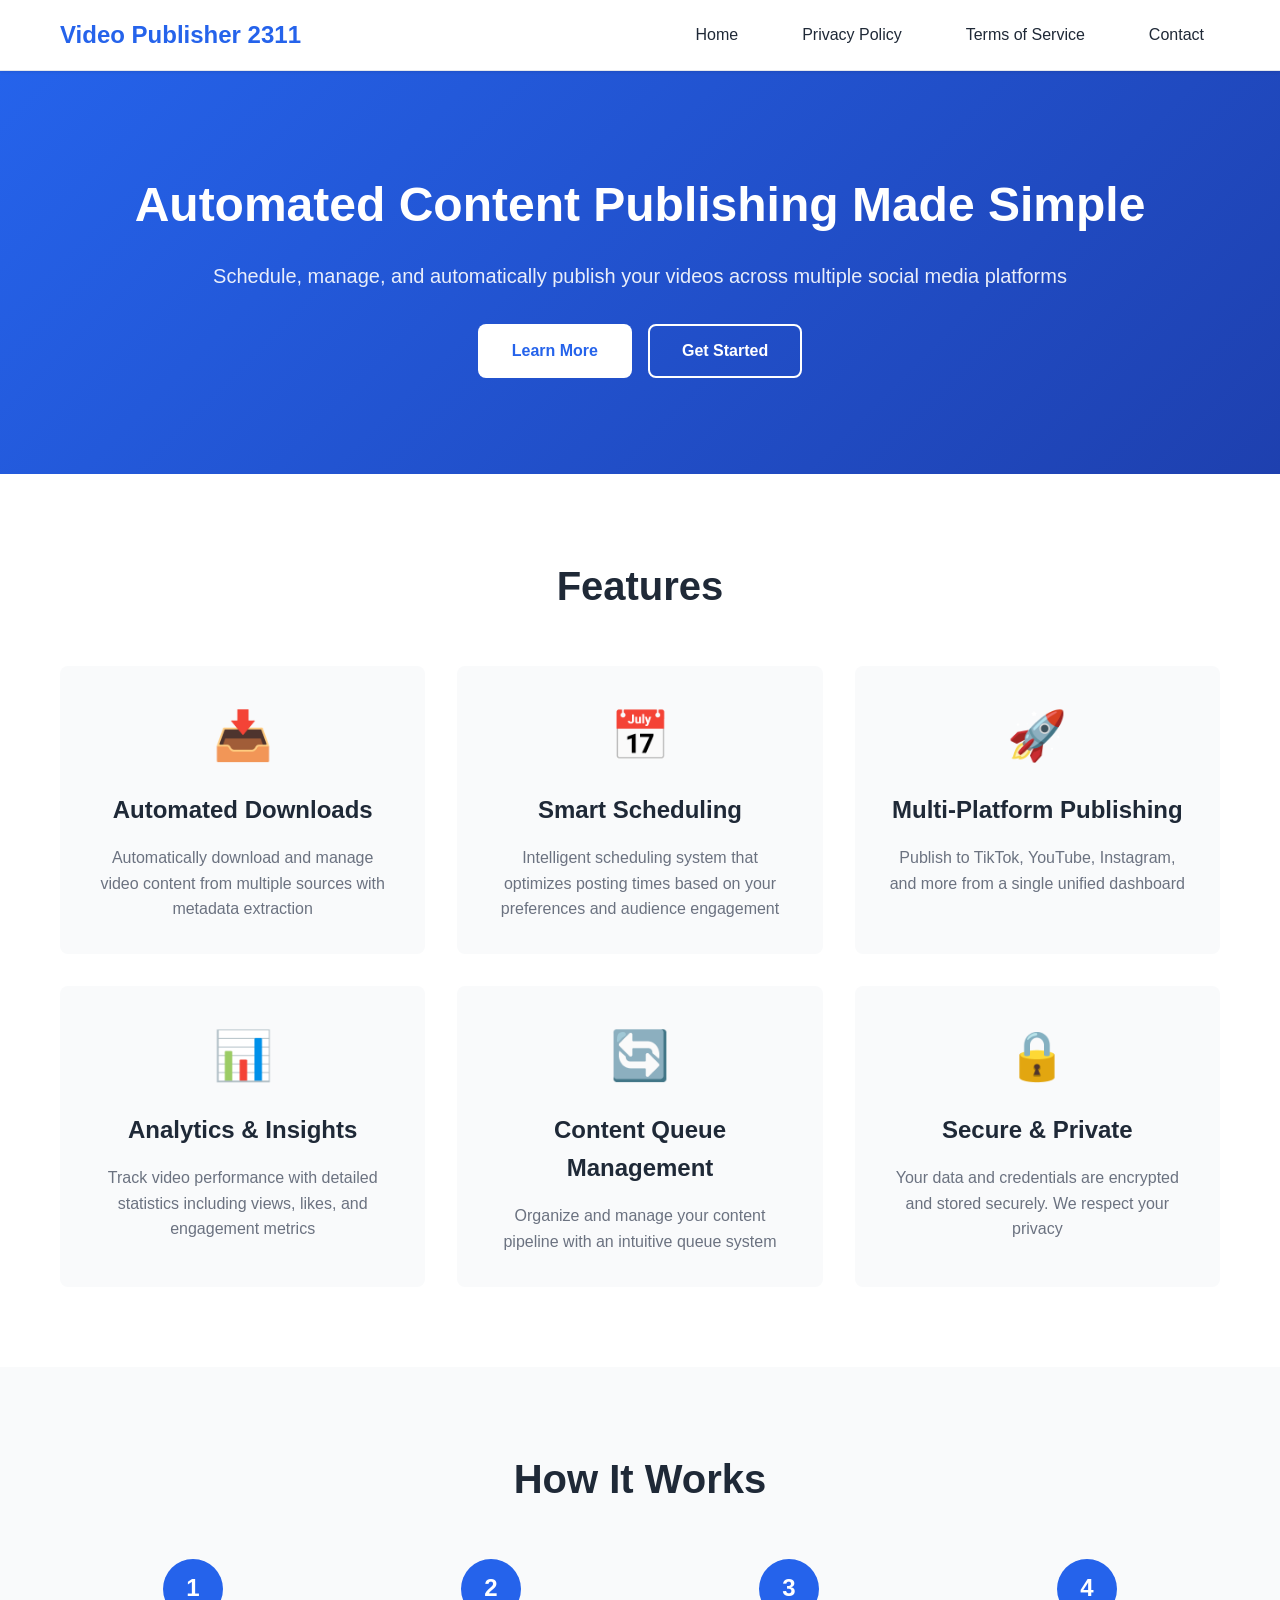
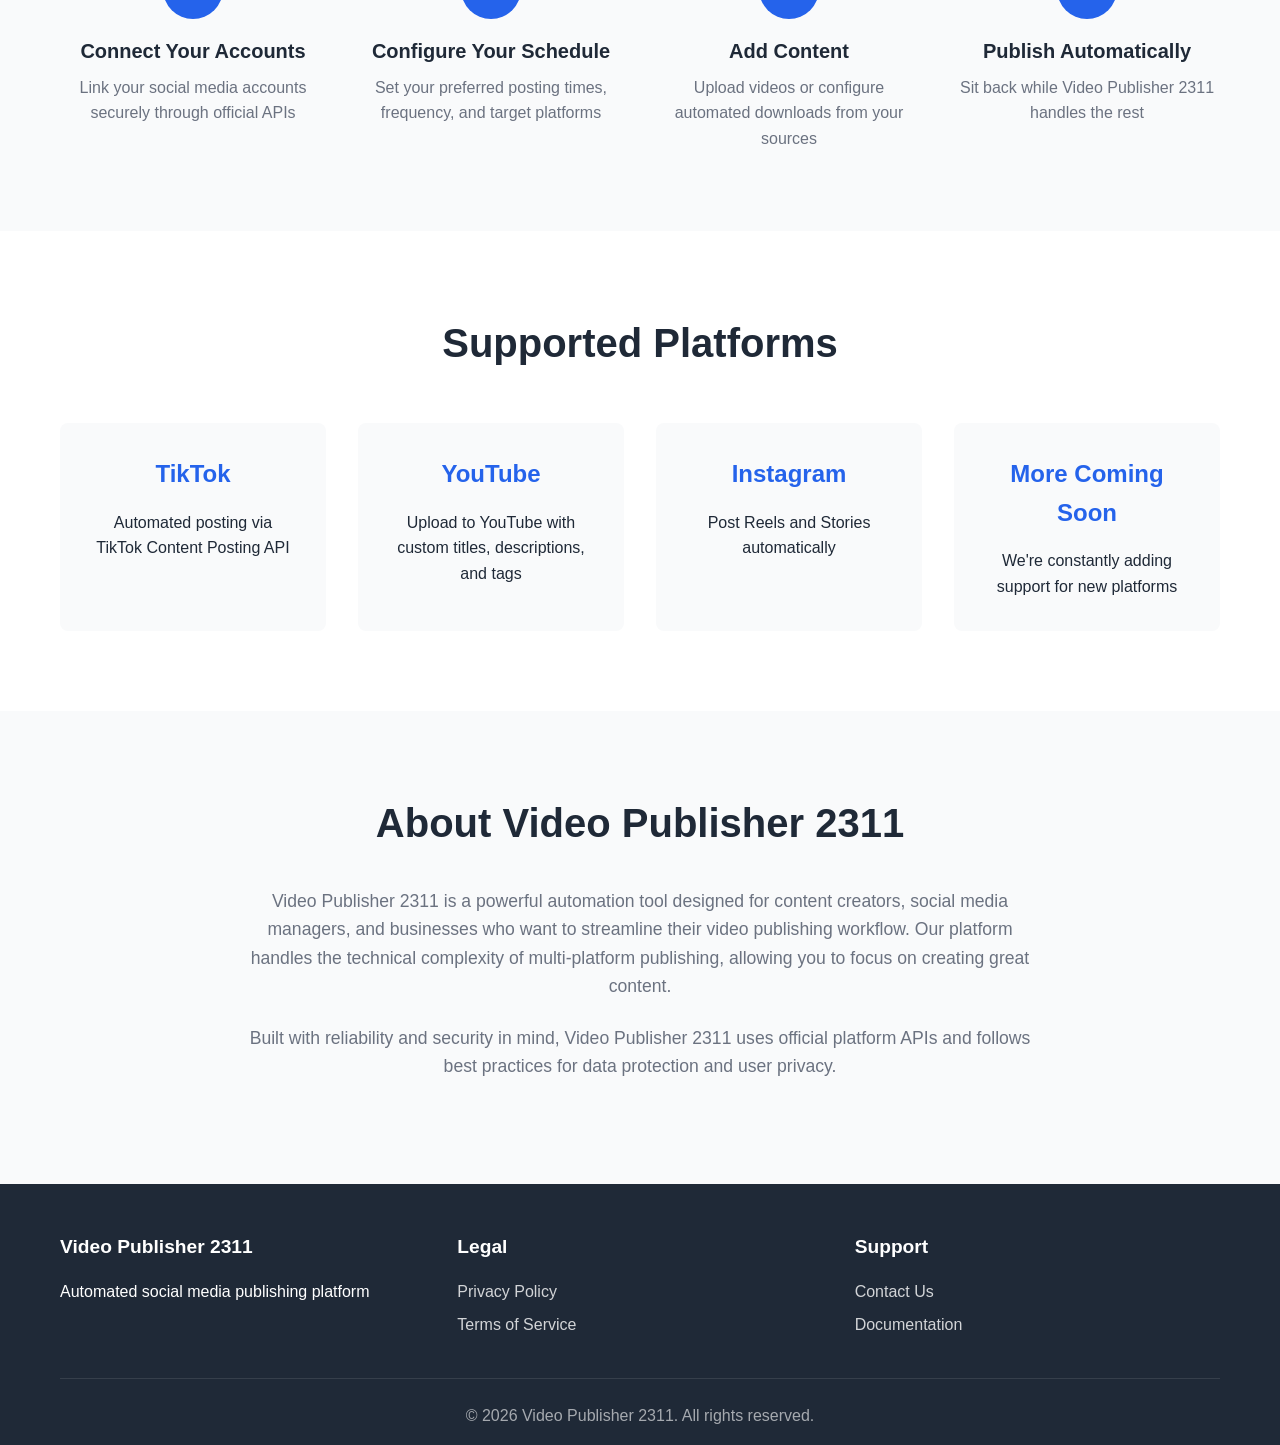
<file: index.html>
<!DOCTYPE html>
<html lang="en">
<head>
    <meta charset="UTF-8">
    <meta name="viewport" content="width=device-width, initial-scale=1.0">
    <meta name="description" content="Video Publisher 2311 - Automated content scheduling and publishing platform for social media creators">
    <title>Video Publisher 2311 - Automated Social Media Publishing</title>
    <link rel="stylesheet" href="css/style.css">
</head>
<body>
    <header>
        <nav>
            <div class="container">
                <div class="logo">
                    <h1>Video Publisher 2311</h1>
                </div>
                <ul class="nav-links">
                    <li><a href="index.html">Home</a></li>
                    <li><a href="privacy.html">Privacy Policy</a></li>
                    <li><a href="terms.html">Terms of Service</a></li>
                    <li><a href="contact.html">Contact</a></li>
                </ul>
            </div>
        </nav>
    </header>

    <main>
        <section class="hero">
            <div class="container">
                <h2>Automated Content Publishing Made Simple</h2>
                <p class="subtitle">Schedule, manage, and automatically publish your videos across multiple social media platforms</p>
                <div class="cta-buttons">
                    <a href="#features" class="btn btn-primary">Learn More</a>
                    <a href="contact.html" class="btn btn-secondary">Get Started</a>
                </div>
            </div>
        </section>

        <section id="features" class="features">
            <div class="container">
                <h2>Features</h2>
                <div class="feature-grid">
                    <div class="feature-card">
                        <div class="icon">📥</div>
                        <h3>Automated Downloads</h3>
                        <p>Automatically download and manage video content from multiple sources with metadata extraction</p>
                    </div>
                    <div class="feature-card">
                        <div class="icon">📅</div>
                        <h3>Smart Scheduling</h3>
                        <p>Intelligent scheduling system that optimizes posting times based on your preferences and audience engagement</p>
                    </div>
                    <div class="feature-card">
                        <div class="icon">🚀</div>
                        <h3>Multi-Platform Publishing</h3>
                        <p>Publish to TikTok, YouTube, Instagram, and more from a single unified dashboard</p>
                    </div>
                    <div class="feature-card">
                        <div class="icon">📊</div>
                        <h3>Analytics & Insights</h3>
                        <p>Track video performance with detailed statistics including views, likes, and engagement metrics</p>
                    </div>
                    <div class="feature-card">
                        <div class="icon">🔄</div>
                        <h3>Content Queue Management</h3>
                        <p>Organize and manage your content pipeline with an intuitive queue system</p>
                    </div>
                    <div class="feature-card">
                        <div class="icon">🔒</div>
                        <h3>Secure & Private</h3>
                        <p>Your data and credentials are encrypted and stored securely. We respect your privacy</p>
                    </div>
                </div>
            </div>
        </section>

        <section class="how-it-works">
            <div class="container">
                <h2>How It Works</h2>
                <div class="steps">
                    <div class="step">
                        <div class="step-number">1</div>
                        <h3>Connect Your Accounts</h3>
                        <p>Link your social media accounts securely through official APIs</p>
                    </div>
                    <div class="step">
                        <div class="step-number">2</div>
                        <h3>Configure Your Schedule</h3>
                        <p>Set your preferred posting times, frequency, and target platforms</p>
                    </div>
                    <div class="step">
                        <div class="step-number">3</div>
                        <h3>Add Content</h3>
                        <p>Upload videos or configure automated downloads from your sources</p>
                    </div>
                    <div class="step">
                        <div class="step-number">4</div>
                        <h3>Publish Automatically</h3>
                        <p>Sit back while Video Publisher 2311 handles the rest</p>
                    </div>
                </div>
            </div>
        </section>

        <section class="platforms">
            <div class="container">
                <h2>Supported Platforms</h2>
                <div class="platform-list">
                    <div class="platform">
                        <h3>TikTok</h3>
                        <p>Automated posting via TikTok Content Posting API</p>
                    </div>
                    <div class="platform">
                        <h3>YouTube</h3>
                        <p>Upload to YouTube with custom titles, descriptions, and tags</p>
                    </div>
                    <div class="platform">
                        <h3>Instagram</h3>
                        <p>Post Reels and Stories automatically</p>
                    </div>
                    <div class="platform">
                        <h3>More Coming Soon</h3>
                        <p>We're constantly adding support for new platforms</p>
                    </div>
                </div>
            </div>
        </section>

        <section class="about">
            <div class="container">
                <h2>About Video Publisher 2311</h2>
                <p>Video Publisher 2311 is a powerful automation tool designed for content creators, social media managers, and businesses who want to streamline their video publishing workflow. Our platform handles the technical complexity of multi-platform publishing, allowing you to focus on creating great content.</p>
                <p>Built with reliability and security in mind, Video Publisher 2311 uses official platform APIs and follows best practices for data protection and user privacy.</p>
            </div>
        </section>
    </main>

    <footer>
        <div class="container">
            <div class="footer-content">
                <div class="footer-section">
                    <h3>Video Publisher 2311</h3>
                    <p>Automated social media publishing platform</p>
                </div>
                <div class="footer-section">
                    <h3>Legal</h3>
                    <ul>
                        <li><a href="privacy.html">Privacy Policy</a></li>
                        <li><a href="terms.html">Terms of Service</a></li>
                    </ul>
                </div>
                <div class="footer-section">
                    <h3>Support</h3>
                    <ul>
                        <li><a href="contact.html">Contact Us</a></li>
                        <li><a href="#features">Documentation</a></li>
                    </ul>
                </div>
            </div>
            <div class="footer-bottom">
                <p>&copy; 2026 Video Publisher 2311. All rights reserved.</p>
            </div>
        </div>
    </footer>
</body>
</html>
</file>
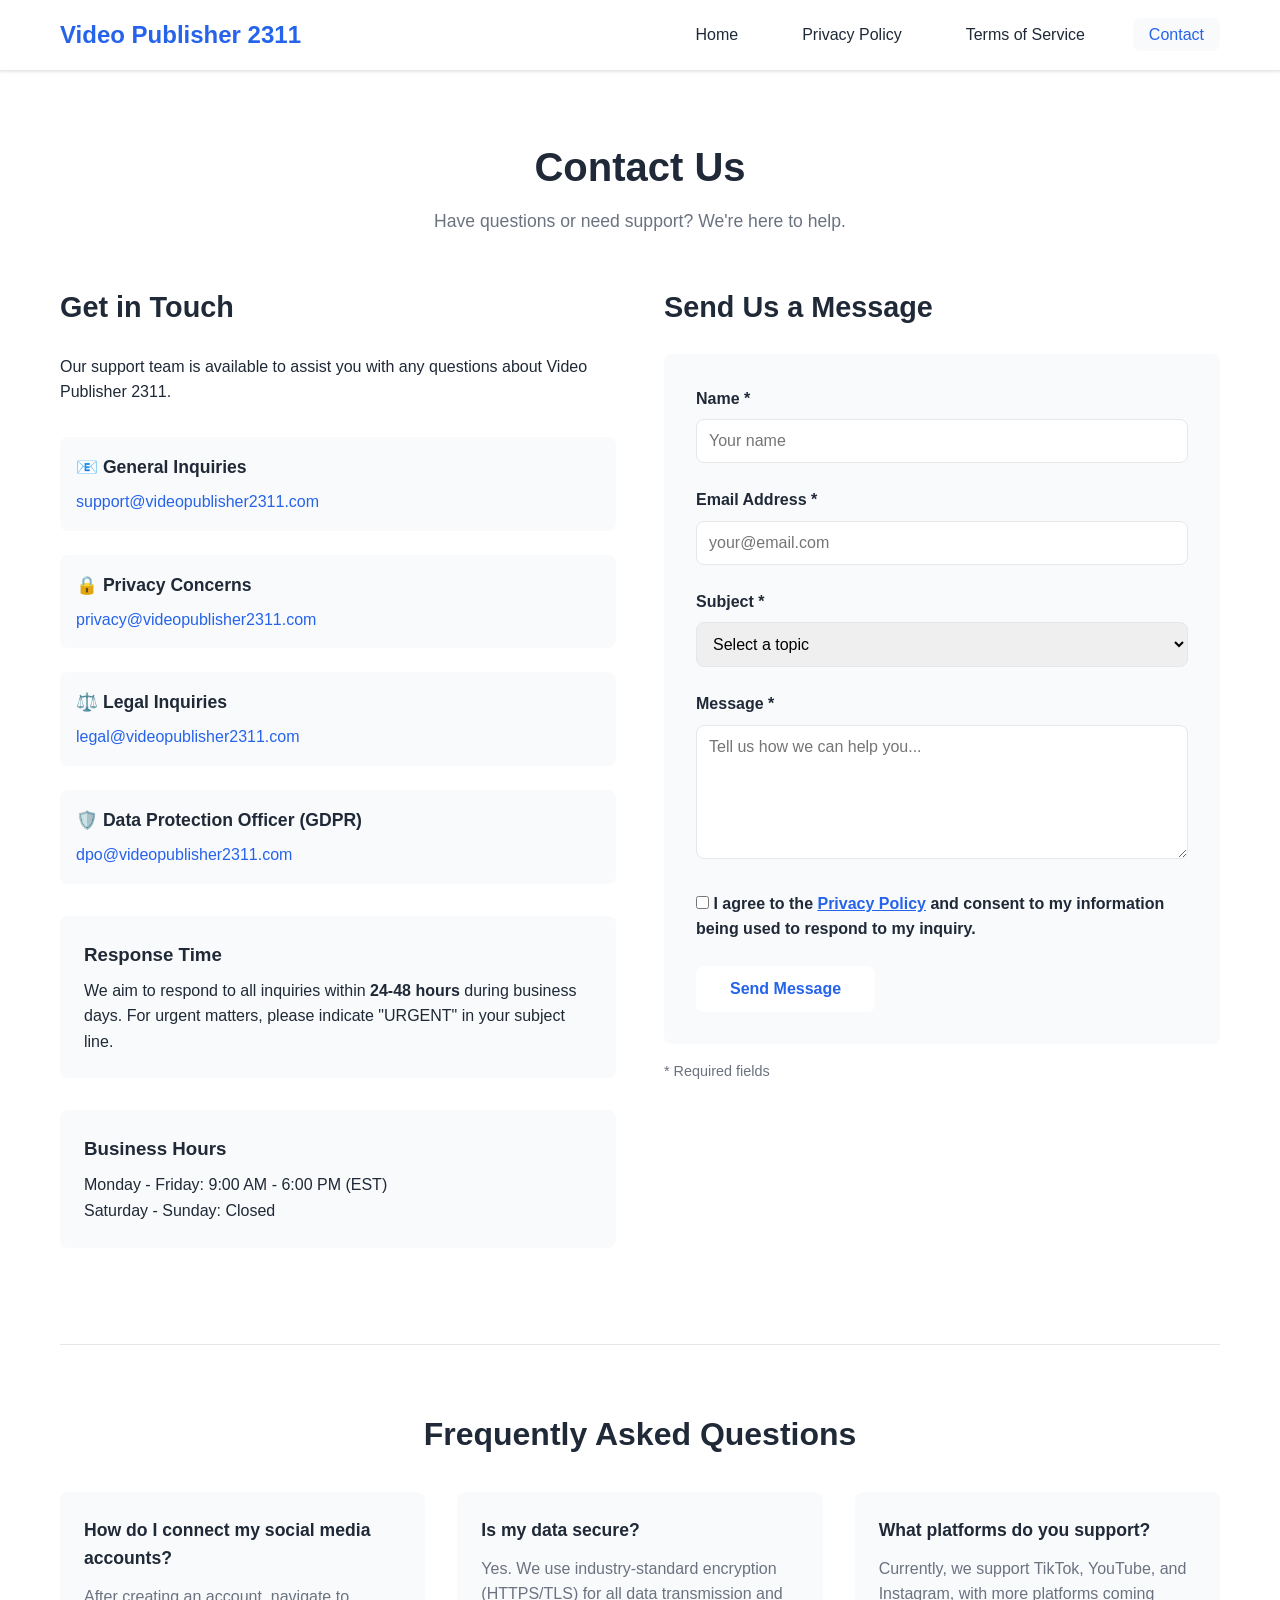
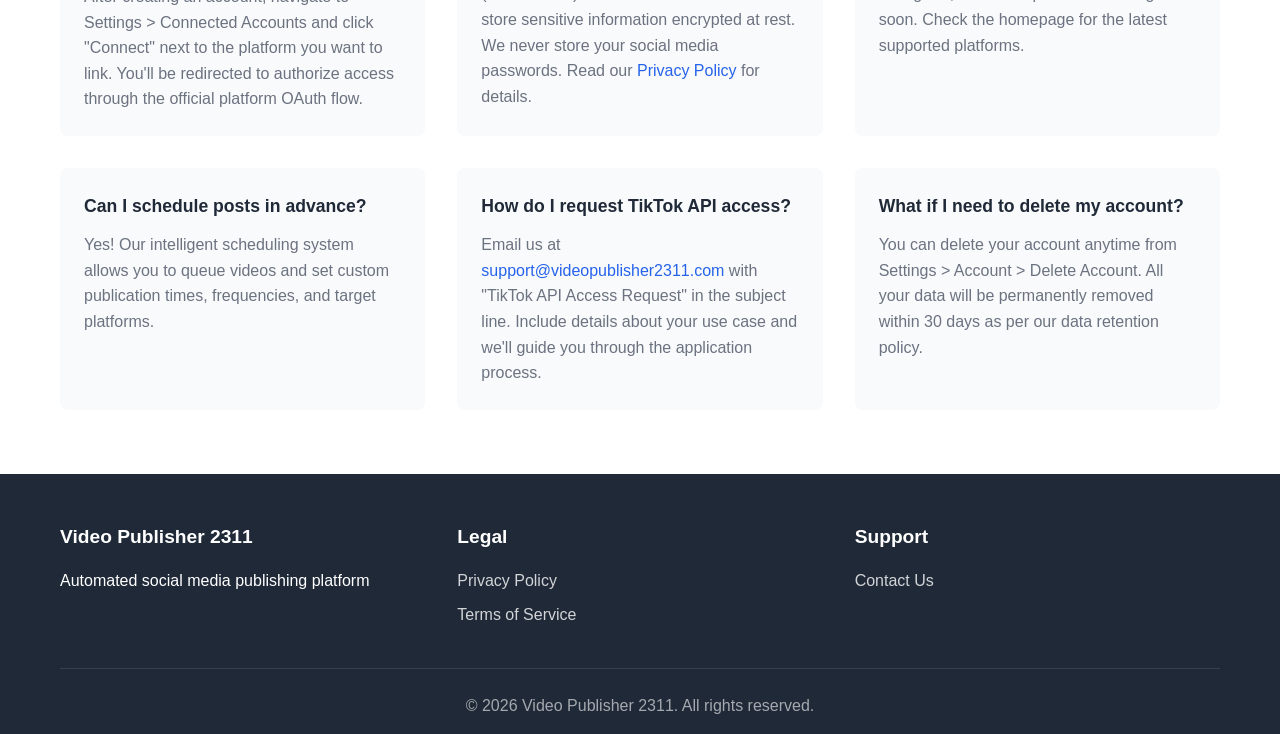
<file: contact.html>
<!DOCTYPE html>
<html lang="en">
<head>
    <meta charset="UTF-8">
    <meta name="viewport" content="width=device-width, initial-scale=1.0">
    <meta name="description" content="Contact Video Publisher 2311 Support">
    <title>Contact Us - Video Publisher 2311</title>
    <link rel="stylesheet" href="css/style.css">
</head>
<body>
    <header>
        <nav>
            <div class="container">
                <div class="logo">
                    <h1>Video Publisher 2311</h1>
                </div>
                <ul class="nav-links">
                    <li><a href="index.html">Home</a></li>
                    <li><a href="privacy.html">Privacy Policy</a></li>
                    <li><a href="terms.html">Terms of Service</a></li>
                    <li><a href="contact.html" class="active">Contact</a></li>
                </ul>
            </div>
        </nav>
    </header>

    <main>
        <section class="contact-page">
            <div class="container">
                <h1>Contact Us</h1>
                <p class="subtitle">Have questions or need support? We're here to help.</p>

                <div class="contact-grid">
                    <div class="contact-info">
                        <h2>Get in Touch</h2>
                        <p>Our support team is available to assist you with any questions about Video Publisher 2311.</p>

                        <div class="contact-methods">
                            <div class="contact-method">
                                <h3>📧 General Inquiries</h3>
                                <p><a href="mailto:support@videopublisher2311.com">support@videopublisher2311.com</a></p>
                            </div>

                            <div class="contact-method">
                                <h3>🔒 Privacy Concerns</h3>
                                <p><a href="mailto:privacy@videopublisher2311.com">privacy@videopublisher2311.com</a></p>
                            </div>

                            <div class="contact-method">
                                <h3>⚖️ Legal Inquiries</h3>
                                <p><a href="mailto:legal@videopublisher2311.com">legal@videopublisher2311.com</a></p>
                            </div>

                            <div class="contact-method">
                                <h3>🛡️ Data Protection Officer (GDPR)</h3>
                                <p><a href="mailto:dpo@videopublisher2311.com">dpo@videopublisher2311.com</a></p>
                            </div>
                        </div>

                        <div class="response-time">
                            <h3>Response Time</h3>
                            <p>We aim to respond to all inquiries within <strong>24-48 hours</strong> during business days. For urgent matters, please indicate "URGENT" in your subject line.</p>
                        </div>

                        <div class="business-hours">
                            <h3>Business Hours</h3>
                            <p>Monday - Friday: 9:00 AM - 6:00 PM (EST)<br>
                            Saturday - Sunday: Closed</p>
                        </div>
                    </div>

                    <div class="contact-form-section">
                        <h2>Send Us a Message</h2>
                        <form class="contact-form" action="https://formspree.io/f/your-form-id" method="POST">
                            <div class="form-group">
                                <label for="name">Name *</label>
                                <input type="text" id="name" name="name" required placeholder="Your name">
                            </div>

                            <div class="form-group">
                                <label for="email">Email Address *</label>
                                <input type="email" id="email" name="email" required placeholder="your@email.com">
                            </div>

                            <div class="form-group">
                                <label for="subject">Subject *</label>
                                <select id="subject" name="subject" required>
                                    <option value="">Select a topic</option>
                                    <option value="general">General Inquiry</option>
                                    <option value="technical">Technical Support</option>
                                    <option value="billing">Billing Question</option>
                                    <option value="feature">Feature Request</option>
                                    <option value="bug">Bug Report</option>
                                    <option value="api">API Access Request</option>
                                    <option value="privacy">Privacy Concern</option>
                                    <option value="legal">Legal Matter</option>
                                    <option value="other">Other</option>
                                </select>
                            </div>

                            <div class="form-group">
                                <label for="message">Message *</label>
                                <textarea id="message" name="message" rows="6" required placeholder="Tell us how we can help you..."></textarea>
                            </div>

                            <div class="form-group">
                                <label class="checkbox-label">
                                    <input type="checkbox" name="consent" required>
                                    I agree to the <a href="privacy.html" target="_blank">Privacy Policy</a> and consent to my information being used to respond to my inquiry.
                                </label>
                            </div>

                            <button type="submit" class="btn btn-primary">Send Message</button>
                        </form>

                        <p class="form-note">* Required fields</p>
                    </div>
                </div>

                <div class="faq-section">
                    <h2>Frequently Asked Questions</h2>
                    <div class="faq-grid">
                        <div class="faq-item">
                            <h3>How do I connect my social media accounts?</h3>
                            <p>After creating an account, navigate to Settings > Connected Accounts and click "Connect" next to the platform you want to link. You'll be redirected to authorize access through the official platform OAuth flow.</p>
                        </div>

                        <div class="faq-item">
                            <h3>Is my data secure?</h3>
                            <p>Yes. We use industry-standard encryption (HTTPS/TLS) for all data transmission and store sensitive information encrypted at rest. We never store your social media passwords. Read our <a href="privacy.html">Privacy Policy</a> for details.</p>
                        </div>

                        <div class="faq-item">
                            <h3>What platforms do you support?</h3>
                            <p>Currently, we support TikTok, YouTube, and Instagram, with more platforms coming soon. Check the homepage for the latest supported platforms.</p>
                        </div>

                        <div class="faq-item">
                            <h3>Can I schedule posts in advance?</h3>
                            <p>Yes! Our intelligent scheduling system allows you to queue videos and set custom publication times, frequencies, and target platforms.</p>
                        </div>

                        <div class="faq-item">
                            <h3>How do I request TikTok API access?</h3>
                            <p>Email us at <a href="mailto:support@videopublisher2311.com">support@videopublisher2311.com</a> with "TikTok API Access Request" in the subject line. Include details about your use case and we'll guide you through the application process.</p>
                        </div>

                        <div class="faq-item">
                            <h3>What if I need to delete my account?</h3>
                            <p>You can delete your account anytime from Settings > Account > Delete Account. All your data will be permanently removed within 30 days as per our data retention policy.</p>
                        </div>
                    </div>
                </div>
            </div>
        </section>
    </main>

    <footer>
        <div class="container">
            <div class="footer-content">
                <div class="footer-section">
                    <h3>Video Publisher 2311</h3>
                    <p>Automated social media publishing platform</p>
                </div>
                <div class="footer-section">
                    <h3>Legal</h3>
                    <ul>
                        <li><a href="privacy.html">Privacy Policy</a></li>
                        <li><a href="terms.html">Terms of Service</a></li>
                    </ul>
                </div>
                <div class="footer-section">
                    <h3>Support</h3>
                    <ul>
                        <li><a href="contact.html">Contact Us</a></li>
                    </ul>
                </div>
            </div>
            <div class="footer-bottom">
                <p>&copy; 2026 Video Publisher 2311. All rights reserved.</p>
            </div>
        </div>
    </footer>
</body>
</html>
</file>
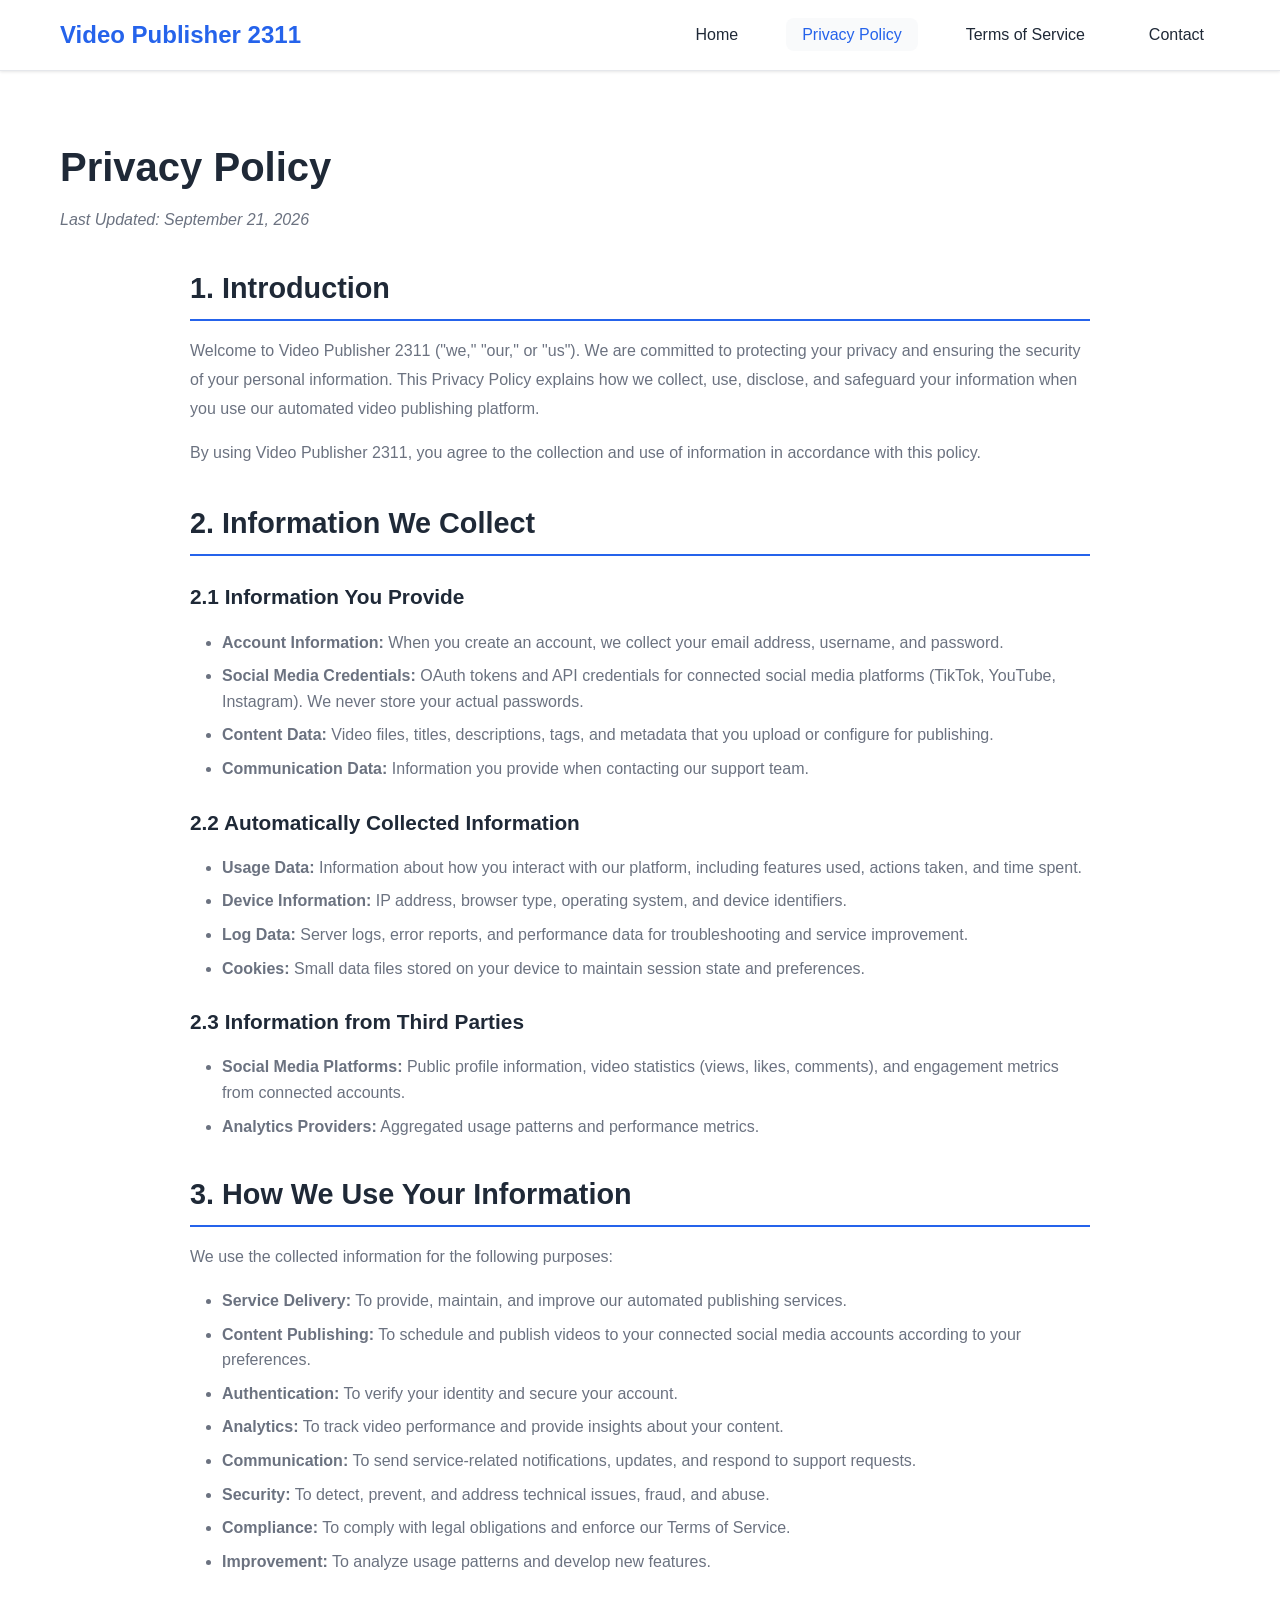
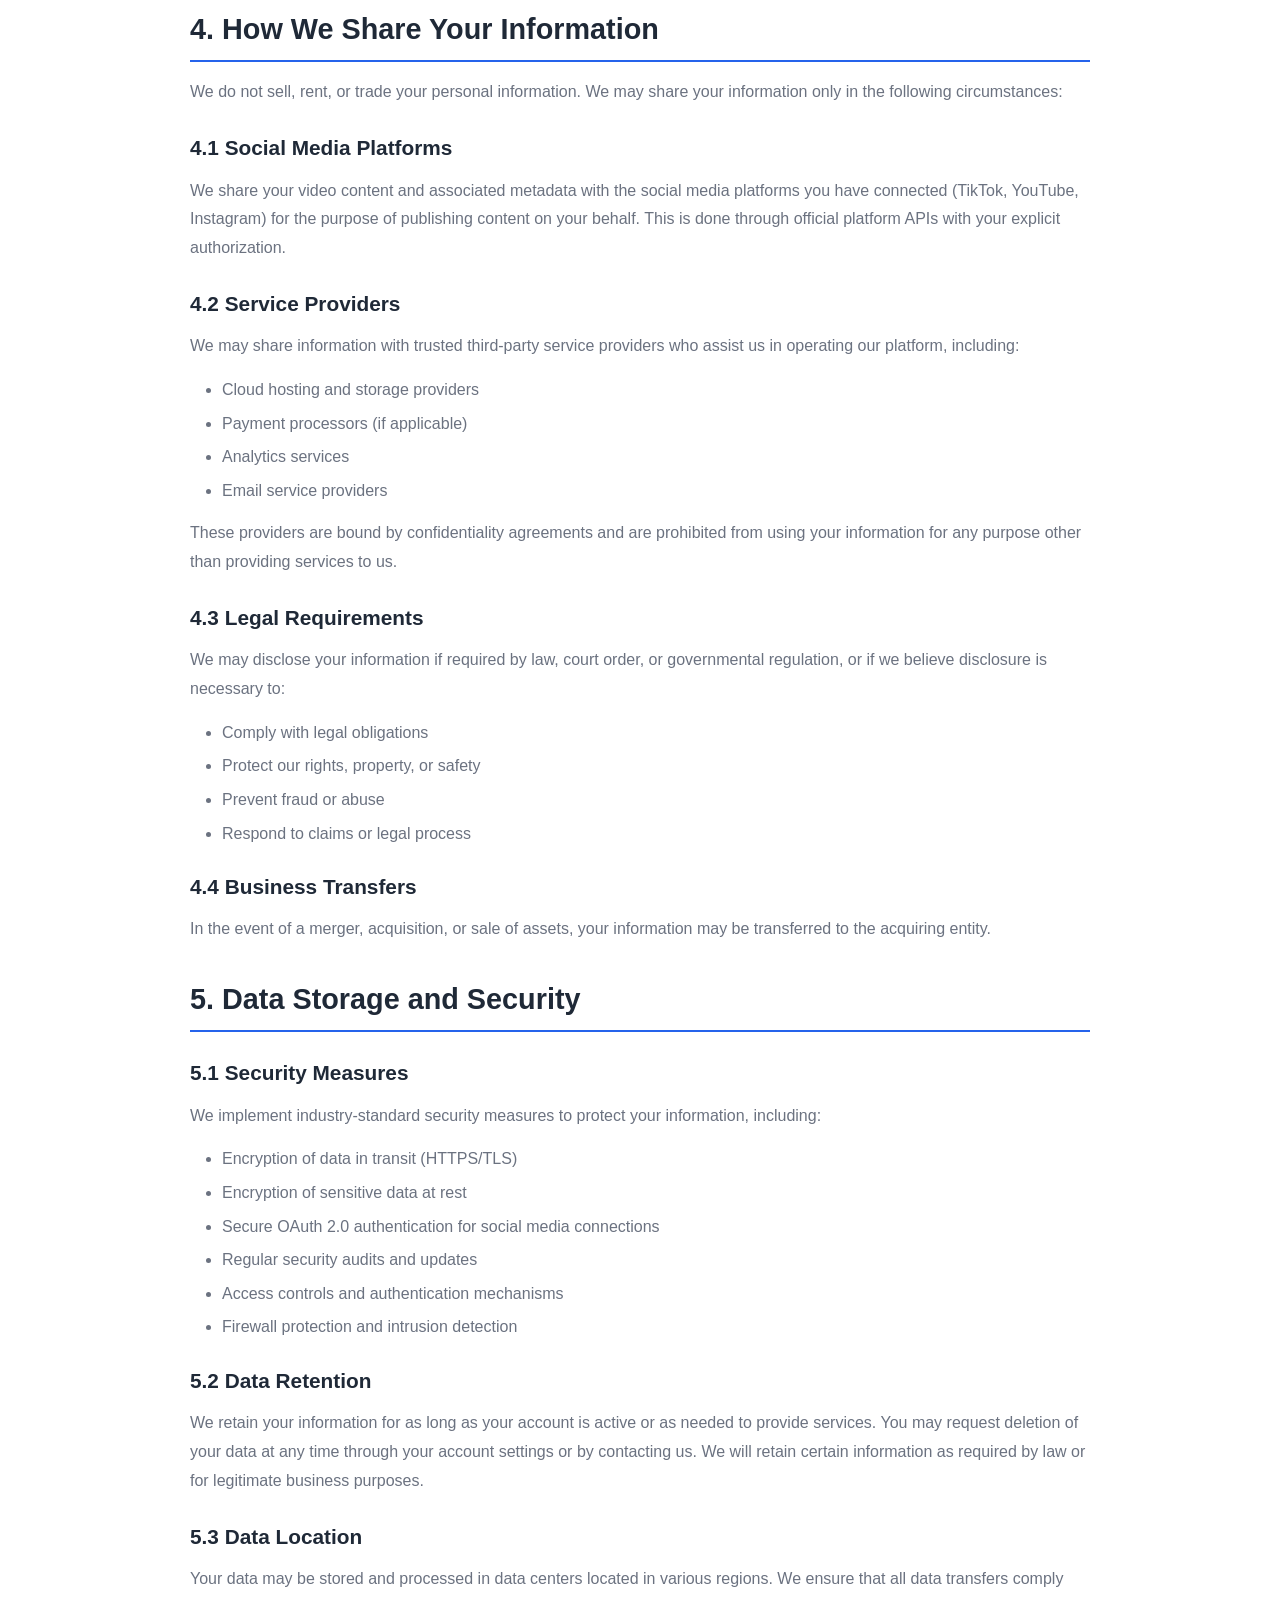
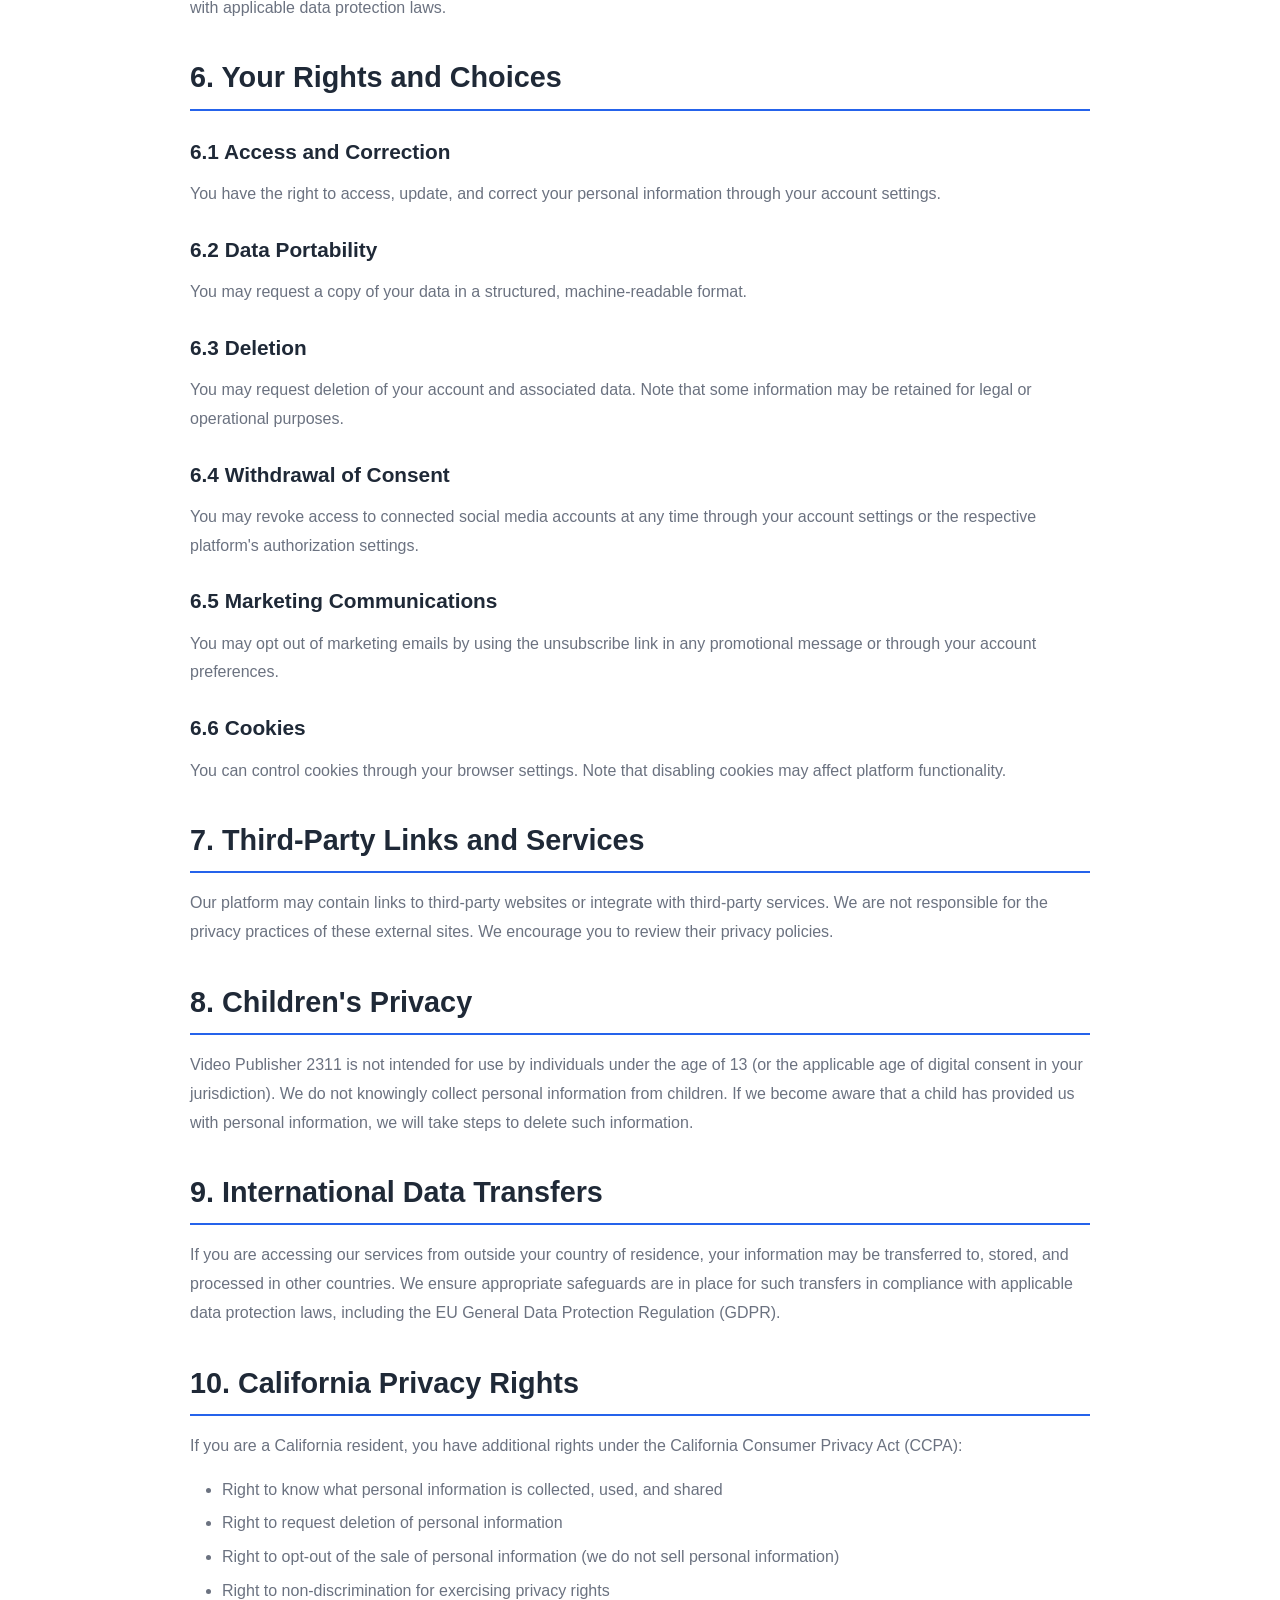
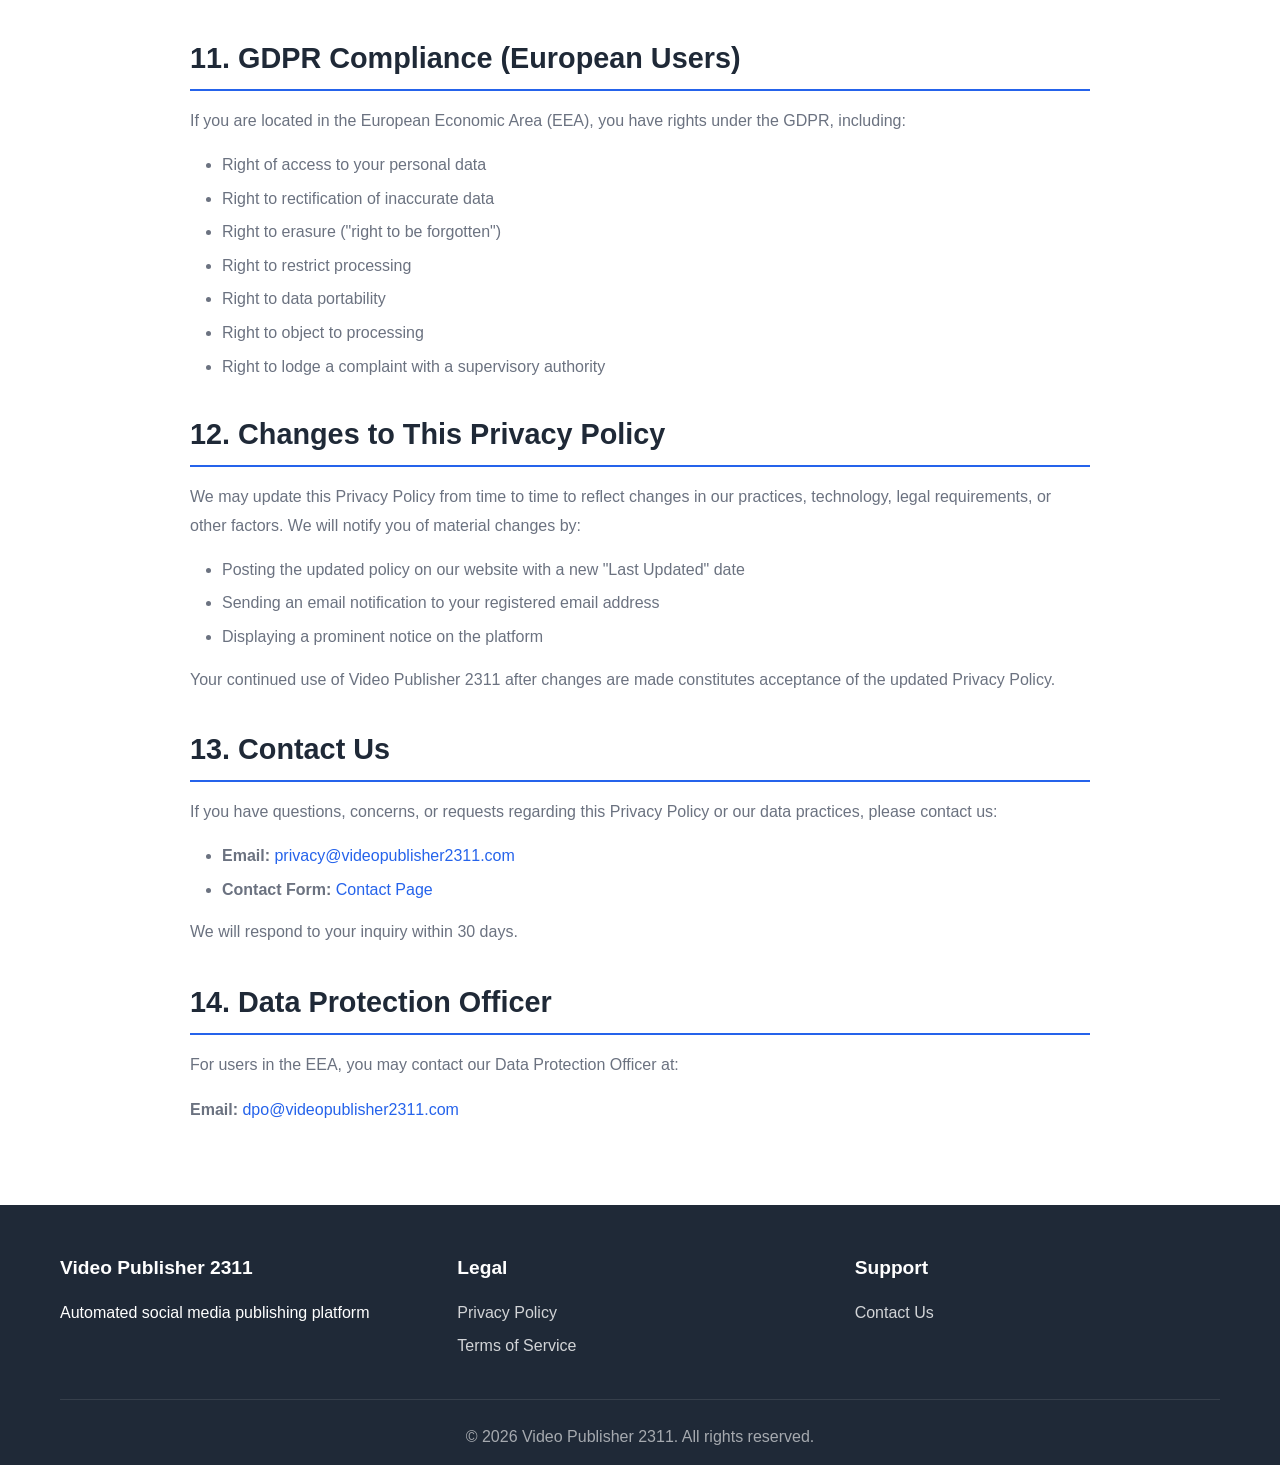
<file: privacy.html>
<!DOCTYPE html>
<html lang="en">
<head>
    <meta charset="UTF-8">
    <meta name="viewport" content="width=device-width, initial-scale=1.0">
    <meta name="description" content="Privacy Policy for Video Publisher 2311">
    <title>Privacy Policy - Video Publisher 2311</title>
    <link rel="stylesheet" href="css/style.css">
</head>
<body>
    <header>
        <nav>
            <div class="container">
                <div class="logo">
                    <h1>Video Publisher 2311</h1>
                </div>
                <ul class="nav-links">
                    <li><a href="index.html">Home</a></li>
                    <li><a href="privacy.html" class="active">Privacy Policy</a></li>
                    <li><a href="terms.html">Terms of Service</a></li>
                    <li><a href="contact.html">Contact</a></li>
                </ul>
            </div>
        </nav>
    </header>

    <main>
        <section class="legal-document">
            <div class="container">
                <h1>Privacy Policy</h1>
                <p class="last-updated">Last Updated: September 21, 2026</p>

                <div class="legal-content">
                    <h2>1. Introduction</h2>
                    <p>Welcome to Video Publisher 2311 ("we," "our," or "us"). We are committed to protecting your privacy and ensuring the security of your personal information. This Privacy Policy explains how we collect, use, disclose, and safeguard your information when you use our automated video publishing platform.</p>
                    <p>By using Video Publisher 2311, you agree to the collection and use of information in accordance with this policy.</p>

                    <h2>2. Information We Collect</h2>

                    <h3>2.1 Information You Provide</h3>
                    <ul>
                        <li><strong>Account Information:</strong> When you create an account, we collect your email address, username, and password.</li>
                        <li><strong>Social Media Credentials:</strong> OAuth tokens and API credentials for connected social media platforms (TikTok, YouTube, Instagram). We never store your actual passwords.</li>
                        <li><strong>Content Data:</strong> Video files, titles, descriptions, tags, and metadata that you upload or configure for publishing.</li>
                        <li><strong>Communication Data:</strong> Information you provide when contacting our support team.</li>
                    </ul>

                    <h3>2.2 Automatically Collected Information</h3>
                    <ul>
                        <li><strong>Usage Data:</strong> Information about how you interact with our platform, including features used, actions taken, and time spent.</li>
                        <li><strong>Device Information:</strong> IP address, browser type, operating system, and device identifiers.</li>
                        <li><strong>Log Data:</strong> Server logs, error reports, and performance data for troubleshooting and service improvement.</li>
                        <li><strong>Cookies:</strong> Small data files stored on your device to maintain session state and preferences.</li>
                    </ul>

                    <h3>2.3 Information from Third Parties</h3>
                    <ul>
                        <li><strong>Social Media Platforms:</strong> Public profile information, video statistics (views, likes, comments), and engagement metrics from connected accounts.</li>
                        <li><strong>Analytics Providers:</strong> Aggregated usage patterns and performance metrics.</li>
                    </ul>

                    <h2>3. How We Use Your Information</h2>
                    <p>We use the collected information for the following purposes:</p>
                    <ul>
                        <li><strong>Service Delivery:</strong> To provide, maintain, and improve our automated publishing services.</li>
                        <li><strong>Content Publishing:</strong> To schedule and publish videos to your connected social media accounts according to your preferences.</li>
                        <li><strong>Authentication:</strong> To verify your identity and secure your account.</li>
                        <li><strong>Analytics:</strong> To track video performance and provide insights about your content.</li>
                        <li><strong>Communication:</strong> To send service-related notifications, updates, and respond to support requests.</li>
                        <li><strong>Security:</strong> To detect, prevent, and address technical issues, fraud, and abuse.</li>
                        <li><strong>Compliance:</strong> To comply with legal obligations and enforce our Terms of Service.</li>
                        <li><strong>Improvement:</strong> To analyze usage patterns and develop new features.</li>
                    </ul>

                    <h2>4. How We Share Your Information</h2>
                    <p>We do not sell, rent, or trade your personal information. We may share your information only in the following circumstances:</p>

                    <h3>4.1 Social Media Platforms</h3>
                    <p>We share your video content and associated metadata with the social media platforms you have connected (TikTok, YouTube, Instagram) for the purpose of publishing content on your behalf. This is done through official platform APIs with your explicit authorization.</p>

                    <h3>4.2 Service Providers</h3>
                    <p>We may share information with trusted third-party service providers who assist us in operating our platform, including:</p>
                    <ul>
                        <li>Cloud hosting and storage providers</li>
                        <li>Payment processors (if applicable)</li>
                        <li>Analytics services</li>
                        <li>Email service providers</li>
                    </ul>
                    <p>These providers are bound by confidentiality agreements and are prohibited from using your information for any purpose other than providing services to us.</p>

                    <h3>4.3 Legal Requirements</h3>
                    <p>We may disclose your information if required by law, court order, or governmental regulation, or if we believe disclosure is necessary to:</p>
                    <ul>
                        <li>Comply with legal obligations</li>
                        <li>Protect our rights, property, or safety</li>
                        <li>Prevent fraud or abuse</li>
                        <li>Respond to claims or legal process</li>
                    </ul>

                    <h3>4.4 Business Transfers</h3>
                    <p>In the event of a merger, acquisition, or sale of assets, your information may be transferred to the acquiring entity.</p>

                    <h2>5. Data Storage and Security</h2>

                    <h3>5.1 Security Measures</h3>
                    <p>We implement industry-standard security measures to protect your information, including:</p>
                    <ul>
                        <li>Encryption of data in transit (HTTPS/TLS)</li>
                        <li>Encryption of sensitive data at rest</li>
                        <li>Secure OAuth 2.0 authentication for social media connections</li>
                        <li>Regular security audits and updates</li>
                        <li>Access controls and authentication mechanisms</li>
                        <li>Firewall protection and intrusion detection</li>
                    </ul>

                    <h3>5.2 Data Retention</h3>
                    <p>We retain your information for as long as your account is active or as needed to provide services. You may request deletion of your data at any time through your account settings or by contacting us. We will retain certain information as required by law or for legitimate business purposes.</p>

                    <h3>5.3 Data Location</h3>
                    <p>Your data may be stored and processed in data centers located in various regions. We ensure that all data transfers comply with applicable data protection laws.</p>

                    <h2>6. Your Rights and Choices</h2>

                    <h3>6.1 Access and Correction</h3>
                    <p>You have the right to access, update, and correct your personal information through your account settings.</p>

                    <h3>6.2 Data Portability</h3>
                    <p>You may request a copy of your data in a structured, machine-readable format.</p>

                    <h3>6.3 Deletion</h3>
                    <p>You may request deletion of your account and associated data. Note that some information may be retained for legal or operational purposes.</p>

                    <h3>6.4 Withdrawal of Consent</h3>
                    <p>You may revoke access to connected social media accounts at any time through your account settings or the respective platform's authorization settings.</p>

                    <h3>6.5 Marketing Communications</h3>
                    <p>You may opt out of marketing emails by using the unsubscribe link in any promotional message or through your account preferences.</p>

                    <h3>6.6 Cookies</h3>
                    <p>You can control cookies through your browser settings. Note that disabling cookies may affect platform functionality.</p>

                    <h2>7. Third-Party Links and Services</h2>
                    <p>Our platform may contain links to third-party websites or integrate with third-party services. We are not responsible for the privacy practices of these external sites. We encourage you to review their privacy policies.</p>

                    <h2>8. Children's Privacy</h2>
                    <p>Video Publisher 2311 is not intended for use by individuals under the age of 13 (or the applicable age of digital consent in your jurisdiction). We do not knowingly collect personal information from children. If we become aware that a child has provided us with personal information, we will take steps to delete such information.</p>

                    <h2>9. International Data Transfers</h2>
                    <p>If you are accessing our services from outside your country of residence, your information may be transferred to, stored, and processed in other countries. We ensure appropriate safeguards are in place for such transfers in compliance with applicable data protection laws, including the EU General Data Protection Regulation (GDPR).</p>

                    <h2>10. California Privacy Rights</h2>
                    <p>If you are a California resident, you have additional rights under the California Consumer Privacy Act (CCPA):</p>
                    <ul>
                        <li>Right to know what personal information is collected, used, and shared</li>
                        <li>Right to request deletion of personal information</li>
                        <li>Right to opt-out of the sale of personal information (we do not sell personal information)</li>
                        <li>Right to non-discrimination for exercising privacy rights</li>
                    </ul>

                    <h2>11. GDPR Compliance (European Users)</h2>
                    <p>If you are located in the European Economic Area (EEA), you have rights under the GDPR, including:</p>
                    <ul>
                        <li>Right of access to your personal data</li>
                        <li>Right to rectification of inaccurate data</li>
                        <li>Right to erasure ("right to be forgotten")</li>
                        <li>Right to restrict processing</li>
                        <li>Right to data portability</li>
                        <li>Right to object to processing</li>
                        <li>Right to lodge a complaint with a supervisory authority</li>
                    </ul>

                    <h2>12. Changes to This Privacy Policy</h2>
                    <p>We may update this Privacy Policy from time to time to reflect changes in our practices, technology, legal requirements, or other factors. We will notify you of material changes by:</p>
                    <ul>
                        <li>Posting the updated policy on our website with a new "Last Updated" date</li>
                        <li>Sending an email notification to your registered email address</li>
                        <li>Displaying a prominent notice on the platform</li>
                    </ul>
                    <p>Your continued use of Video Publisher 2311 after changes are made constitutes acceptance of the updated Privacy Policy.</p>

                    <h2>13. Contact Us</h2>
                    <p>If you have questions, concerns, or requests regarding this Privacy Policy or our data practices, please contact us:</p>
                    <ul>
                        <li><strong>Email:</strong> <a href="mailto:privacy@videopublisher2311.com">privacy@videopublisher2311.com</a></li>
                        <li><strong>Contact Form:</strong> <a href="contact.html">Contact Page</a></li>
                    </ul>
                    <p>We will respond to your inquiry within 30 days.</p>

                    <h2>14. Data Protection Officer</h2>
                    <p>For users in the EEA, you may contact our Data Protection Officer at:</p>
                    <p><strong>Email:</strong> <a href="mailto:dpo@videopublisher2311.com">dpo@videopublisher2311.com</a></p>
                </div>
            </div>
        </section>
    </main>

    <footer>
        <div class="container">
            <div class="footer-content">
                <div class="footer-section">
                    <h3>Video Publisher 2311</h3>
                    <p>Automated social media publishing platform</p>
                </div>
                <div class="footer-section">
                    <h3>Legal</h3>
                    <ul>
                        <li><a href="privacy.html">Privacy Policy</a></li>
                        <li><a href="terms.html">Terms of Service</a></li>
                    </ul>
                </div>
                <div class="footer-section">
                    <h3>Support</h3>
                    <ul>
                        <li><a href="contact.html">Contact Us</a></li>
                    </ul>
                </div>
            </div>
            <div class="footer-bottom">
                <p>&copy; 2026 Video Publisher 2311. All rights reserved.</p>
            </div>
        </div>
    </footer>
</body>
</html>
</file>
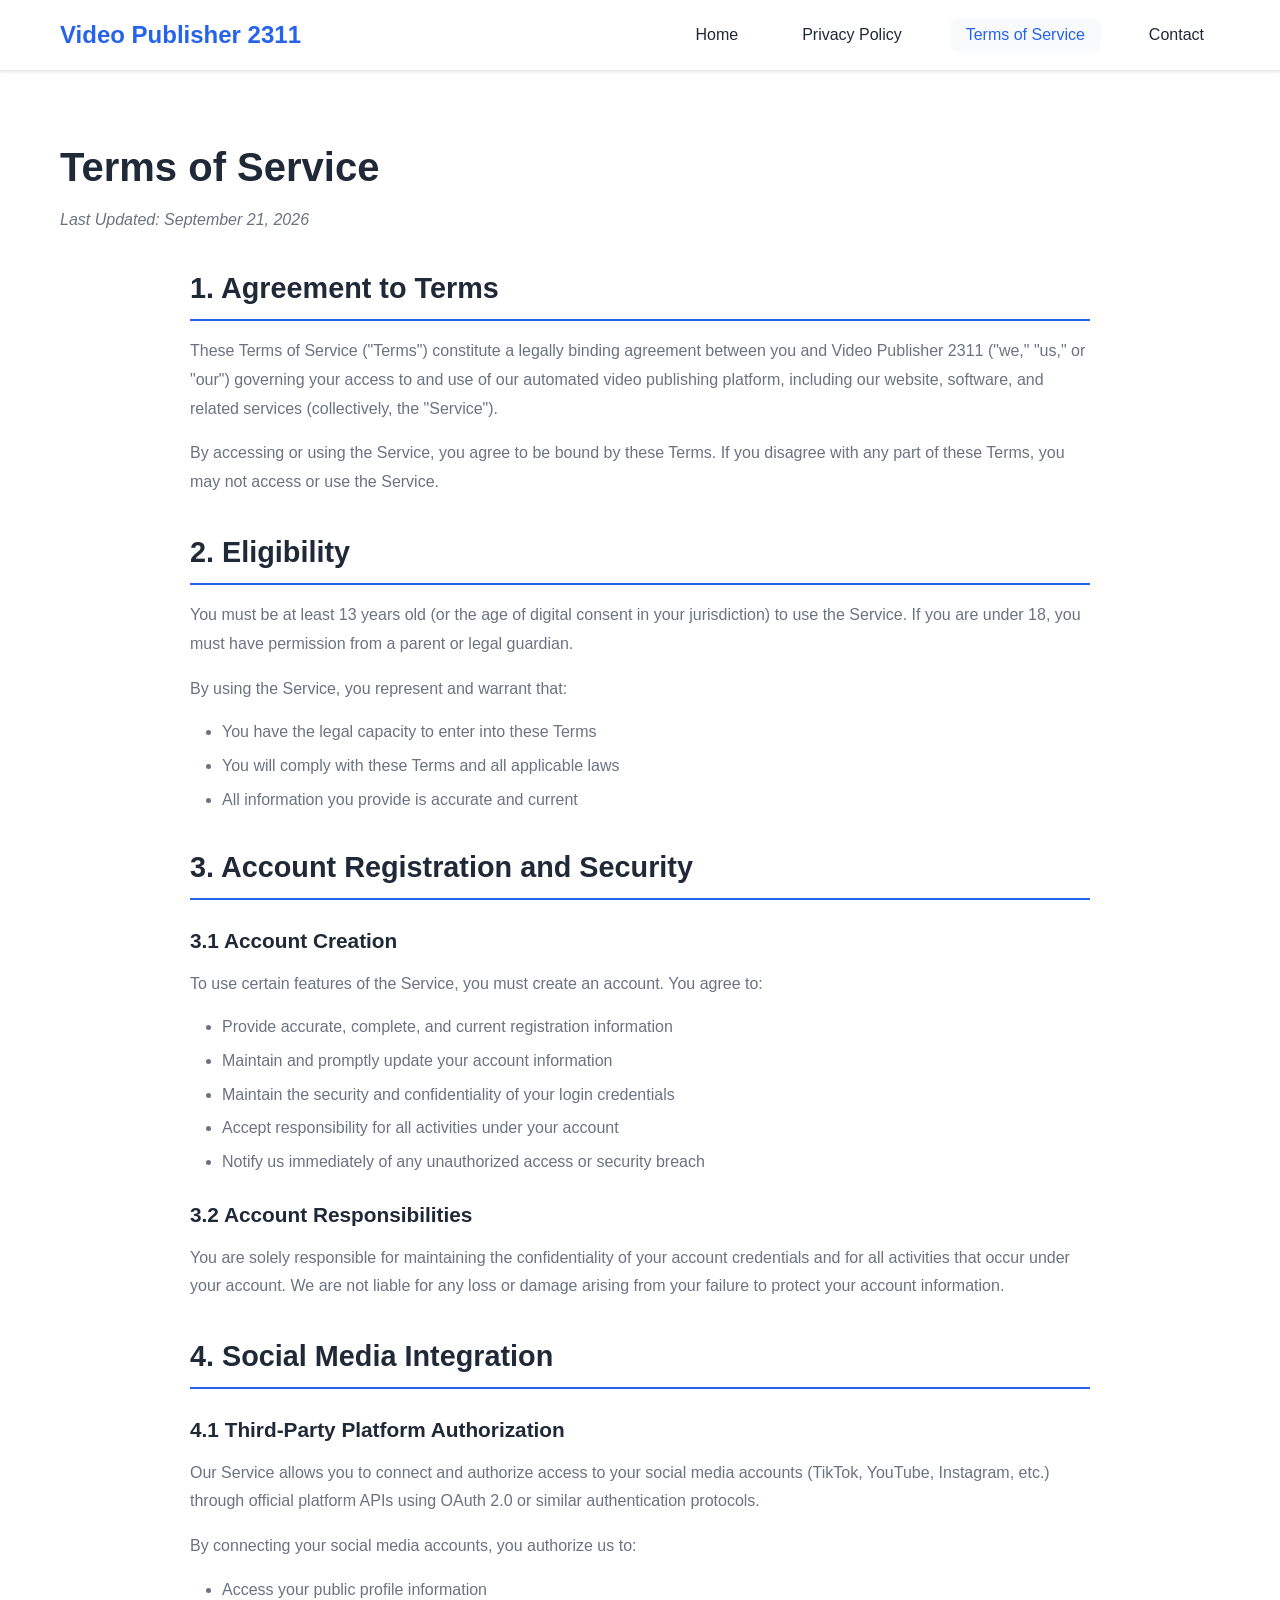
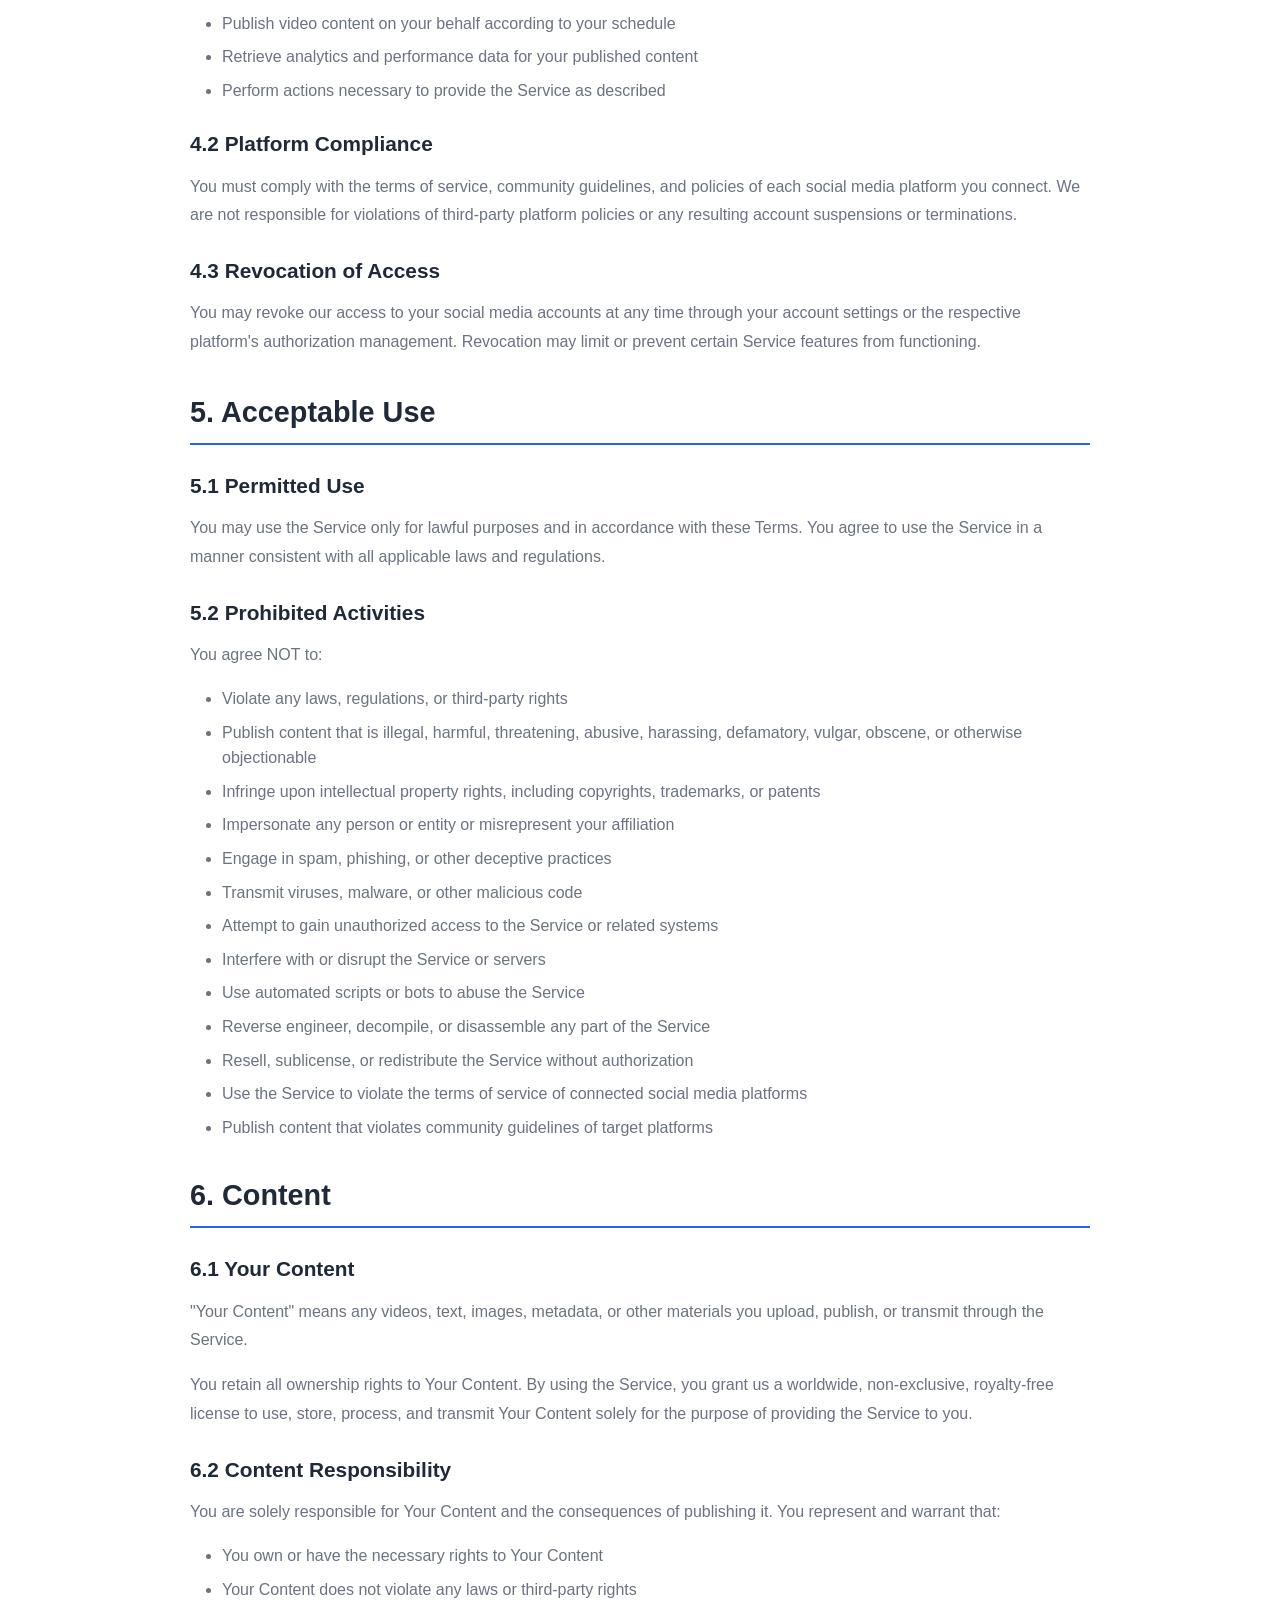
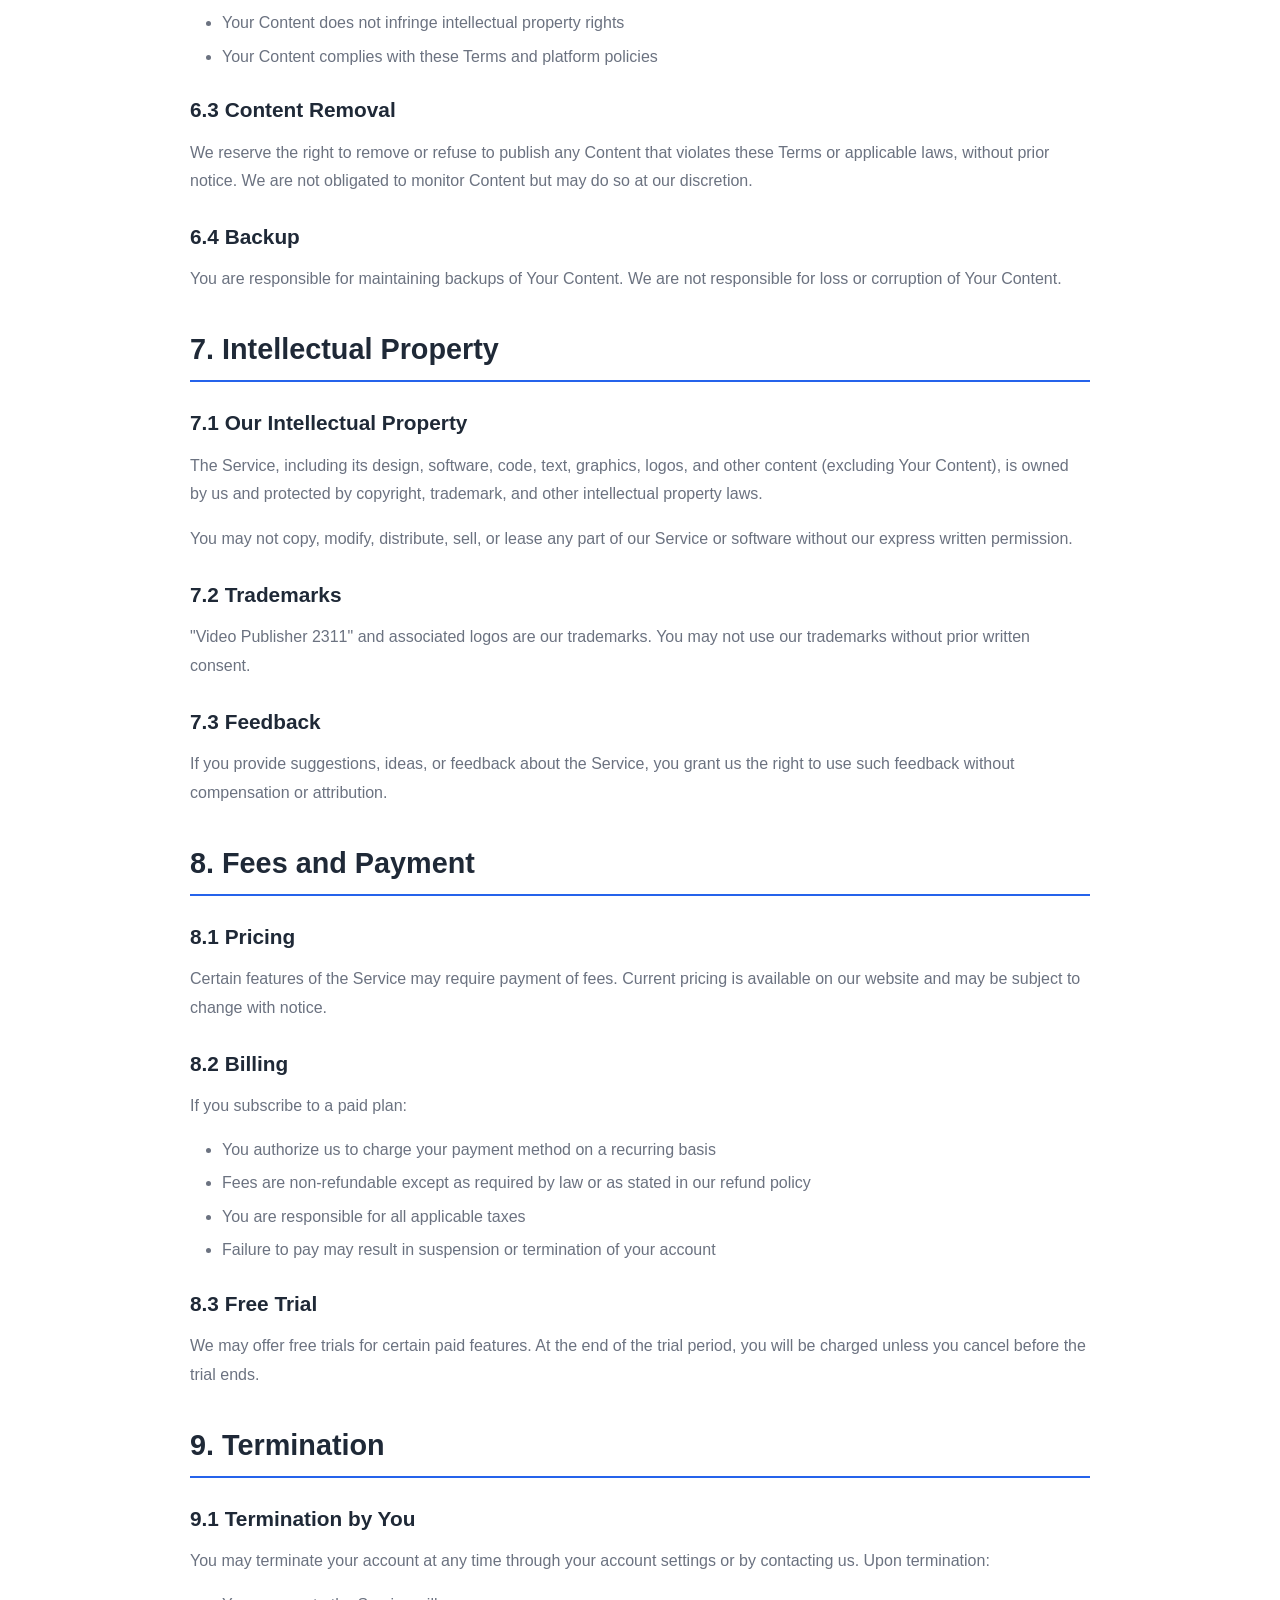
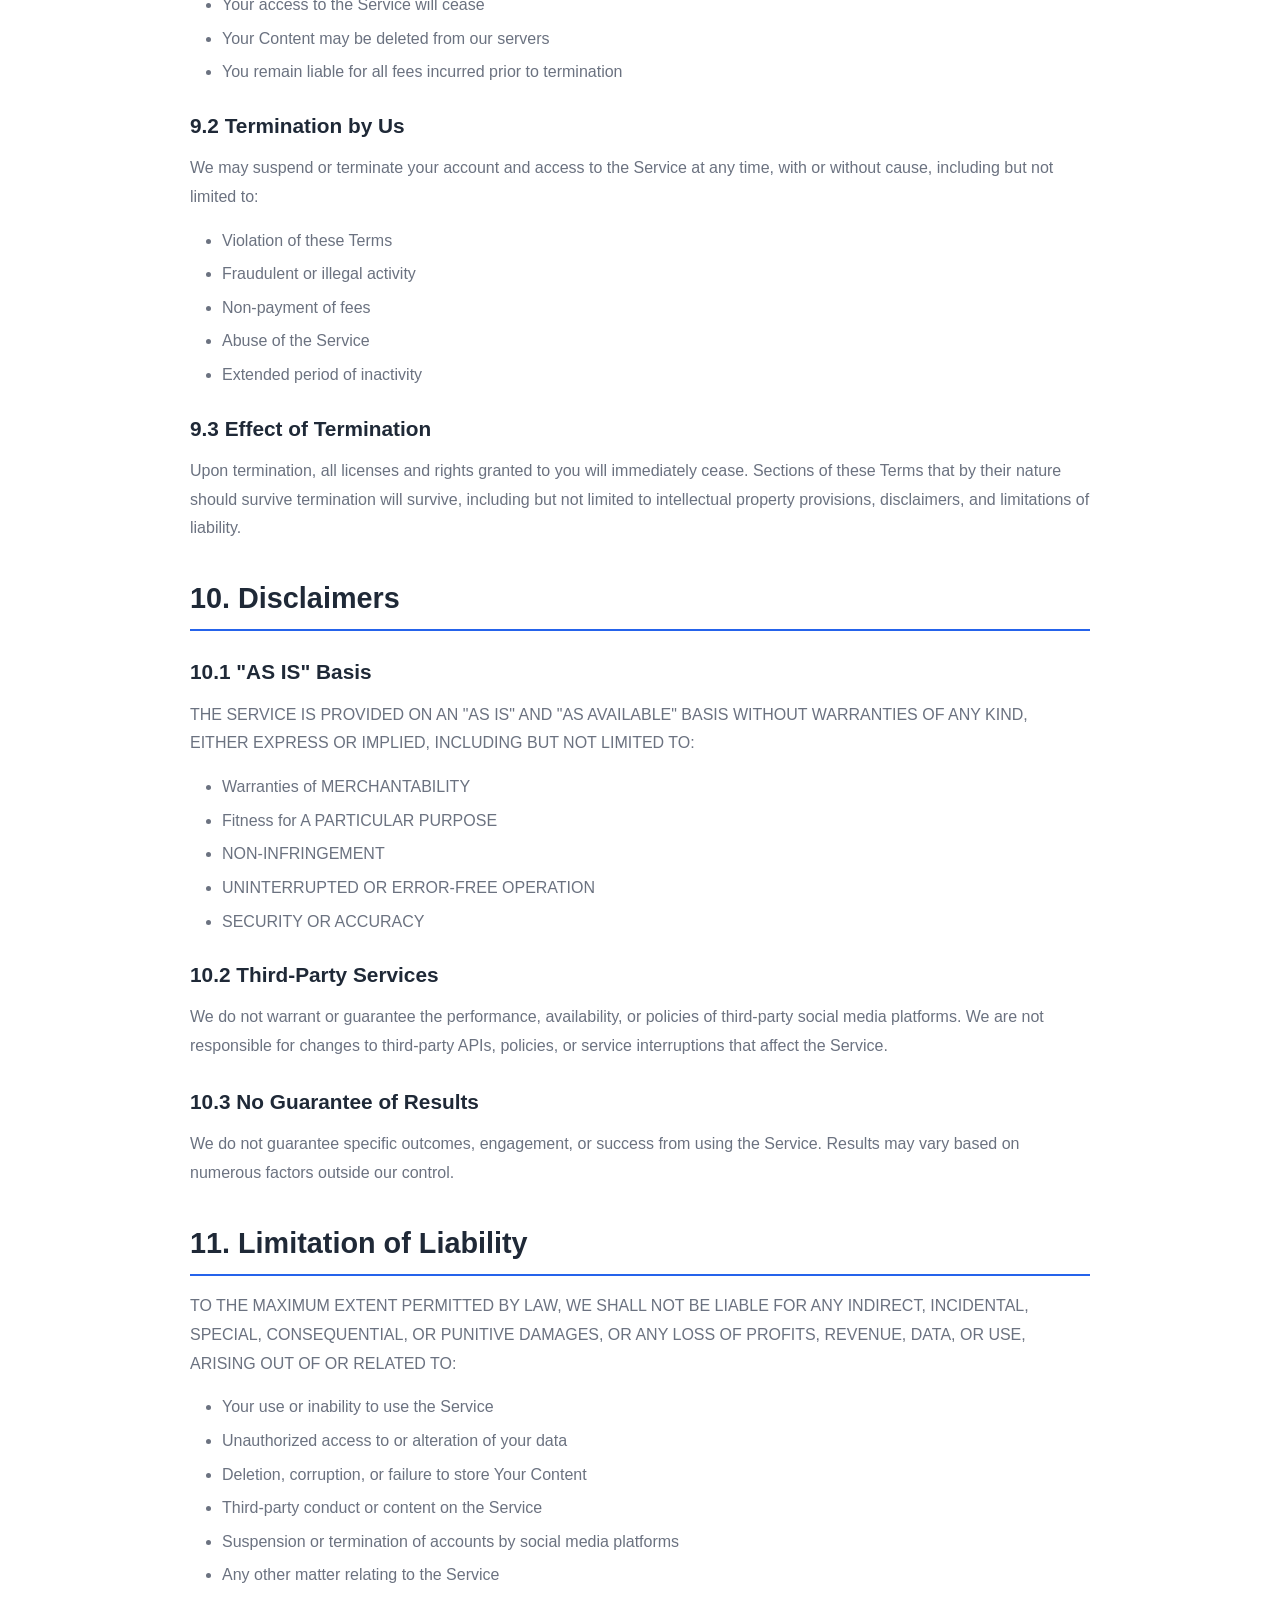
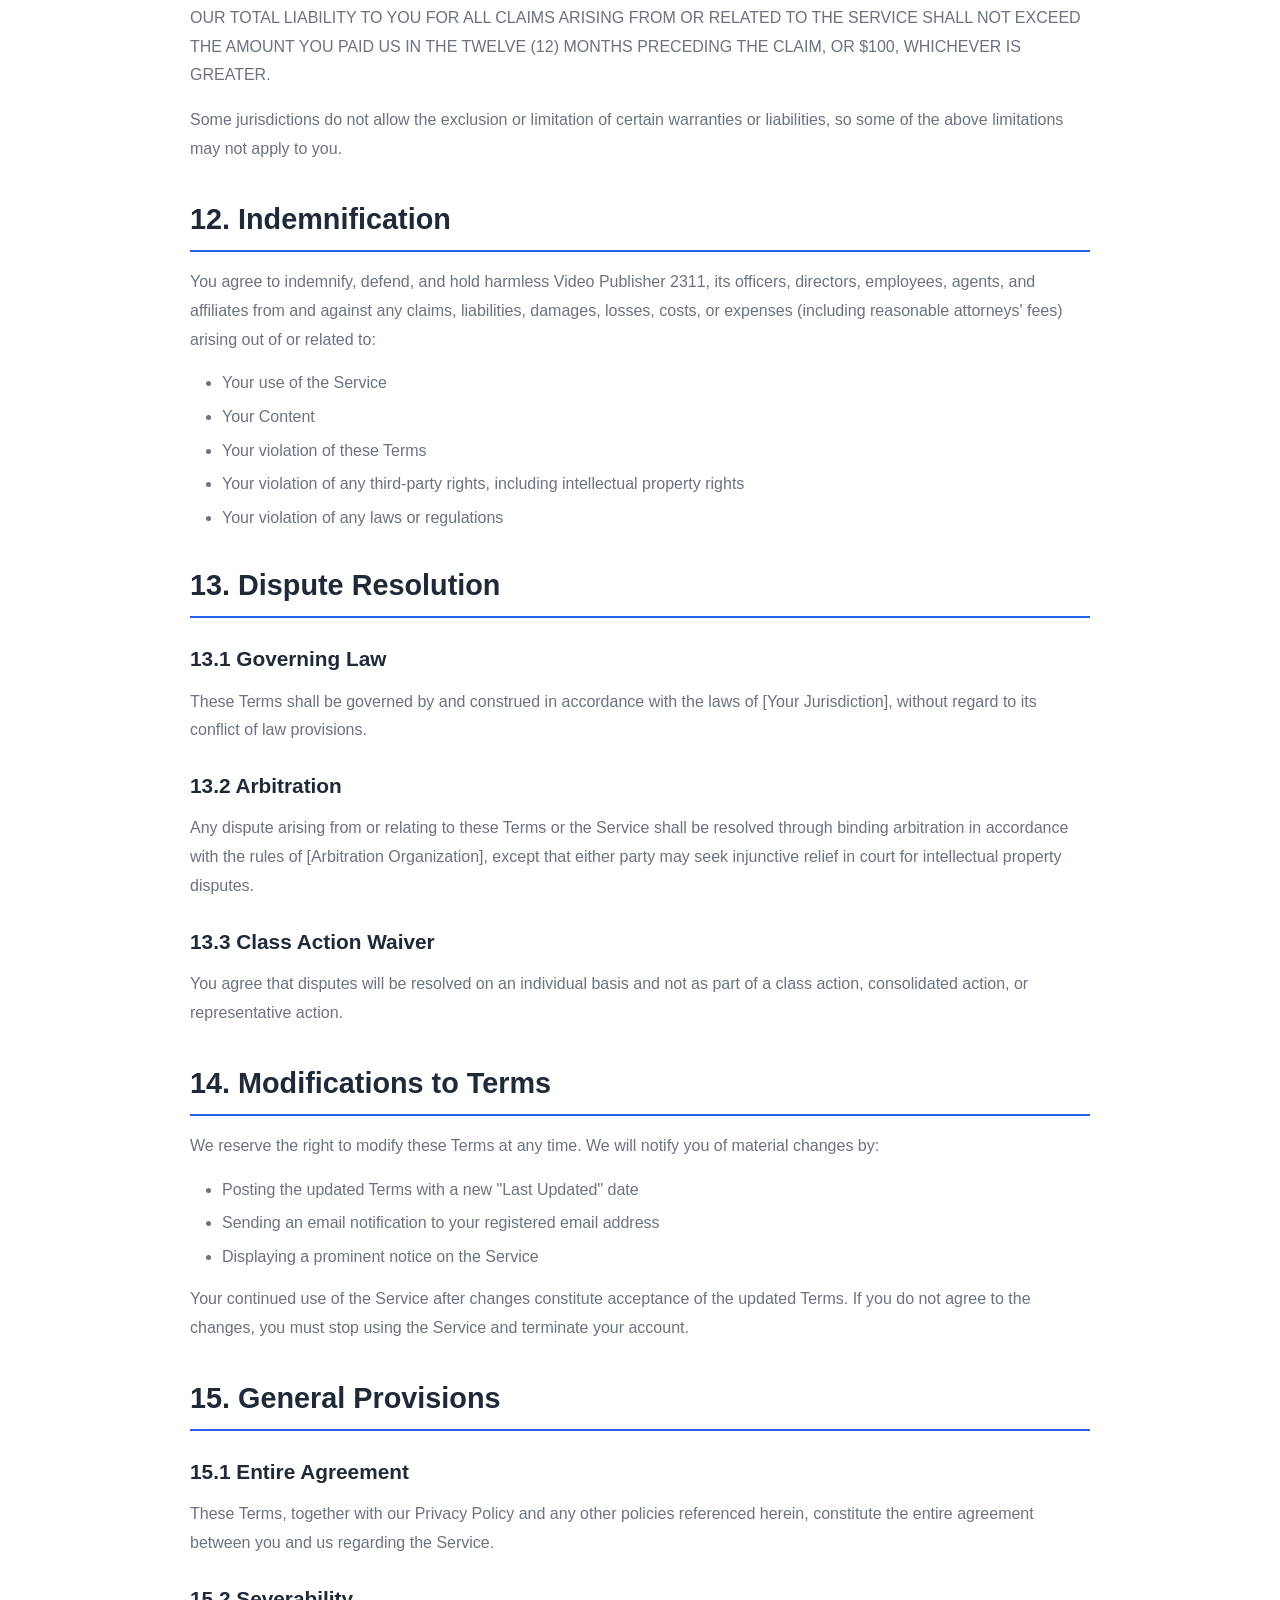
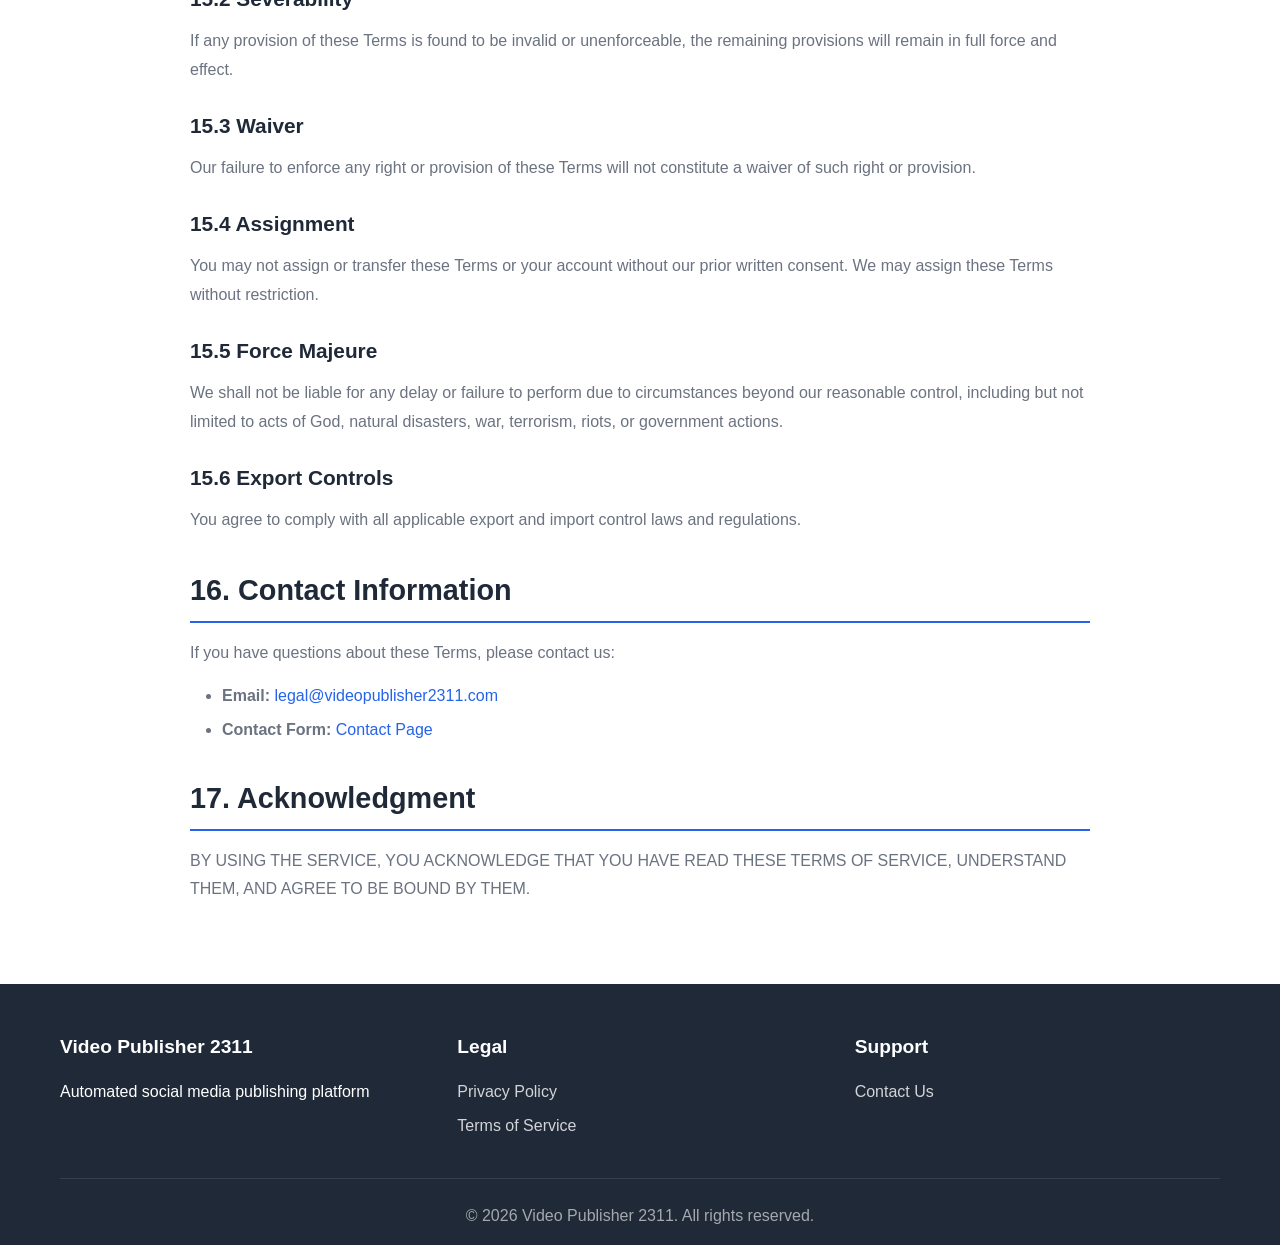
<file: terms.html>
<!DOCTYPE html>
<html lang="en">
<head>
    <meta charset="UTF-8">
    <meta name="viewport" content="width=device-width, initial-scale=1.0">
    <meta name="description" content="Terms of Service for Video Publisher 2311">
    <title>Terms of Service - Video Publisher 2311</title>
    <link rel="stylesheet" href="css/style.css">
</head>
<body>
    <header>
        <nav>
            <div class="container">
                <div class="logo">
                    <h1>Video Publisher 2311</h1>
                </div>
                <ul class="nav-links">
                    <li><a href="index.html">Home</a></li>
                    <li><a href="privacy.html">Privacy Policy</a></li>
                    <li><a href="terms.html" class="active">Terms of Service</a></li>
                    <li><a href="contact.html">Contact</a></li>
                </ul>
            </div>
        </nav>
    </header>

    <main>
        <section class="legal-document">
            <div class="container">
                <h1>Terms of Service</h1>
                <p class="last-updated">Last Updated: September 21, 2026</p>

                <div class="legal-content">
                    <h2>1. Agreement to Terms</h2>
                    <p>These Terms of Service ("Terms") constitute a legally binding agreement between you and Video Publisher 2311 ("we," "us," or "our") governing your access to and use of our automated video publishing platform, including our website, software, and related services (collectively, the "Service").</p>
                    <p>By accessing or using the Service, you agree to be bound by these Terms. If you disagree with any part of these Terms, you may not access or use the Service.</p>

                    <h2>2. Eligibility</h2>
                    <p>You must be at least 13 years old (or the age of digital consent in your jurisdiction) to use the Service. If you are under 18, you must have permission from a parent or legal guardian.</p>
                    <p>By using the Service, you represent and warrant that:</p>
                    <ul>
                        <li>You have the legal capacity to enter into these Terms</li>
                        <li>You will comply with these Terms and all applicable laws</li>
                        <li>All information you provide is accurate and current</li>
                    </ul>

                    <h2>3. Account Registration and Security</h2>

                    <h3>3.1 Account Creation</h3>
                    <p>To use certain features of the Service, you must create an account. You agree to:</p>
                    <ul>
                        <li>Provide accurate, complete, and current registration information</li>
                        <li>Maintain and promptly update your account information</li>
                        <li>Maintain the security and confidentiality of your login credentials</li>
                        <li>Accept responsibility for all activities under your account</li>
                        <li>Notify us immediately of any unauthorized access or security breach</li>
                    </ul>

                    <h3>3.2 Account Responsibilities</h3>
                    <p>You are solely responsible for maintaining the confidentiality of your account credentials and for all activities that occur under your account. We are not liable for any loss or damage arising from your failure to protect your account information.</p>

                    <h2>4. Social Media Integration</h2>

                    <h3>4.1 Third-Party Platform Authorization</h3>
                    <p>Our Service allows you to connect and authorize access to your social media accounts (TikTok, YouTube, Instagram, etc.) through official platform APIs using OAuth 2.0 or similar authentication protocols.</p>
                    <p>By connecting your social media accounts, you authorize us to:</p>
                    <ul>
                        <li>Access your public profile information</li>
                        <li>Publish video content on your behalf according to your schedule</li>
                        <li>Retrieve analytics and performance data for your published content</li>
                        <li>Perform actions necessary to provide the Service as described</li>
                    </ul>

                    <h3>4.2 Platform Compliance</h3>
                    <p>You must comply with the terms of service, community guidelines, and policies of each social media platform you connect. We are not responsible for violations of third-party platform policies or any resulting account suspensions or terminations.</p>

                    <h3>4.3 Revocation of Access</h3>
                    <p>You may revoke our access to your social media accounts at any time through your account settings or the respective platform's authorization management. Revocation may limit or prevent certain Service features from functioning.</p>

                    <h2>5. Acceptable Use</h2>

                    <h3>5.1 Permitted Use</h3>
                    <p>You may use the Service only for lawful purposes and in accordance with these Terms. You agree to use the Service in a manner consistent with all applicable laws and regulations.</p>

                    <h3>5.2 Prohibited Activities</h3>
                    <p>You agree NOT to:</p>
                    <ul>
                        <li>Violate any laws, regulations, or third-party rights</li>
                        <li>Publish content that is illegal, harmful, threatening, abusive, harassing, defamatory, vulgar, obscene, or otherwise objectionable</li>
                        <li>Infringe upon intellectual property rights, including copyrights, trademarks, or patents</li>
                        <li>Impersonate any person or entity or misrepresent your affiliation</li>
                        <li>Engage in spam, phishing, or other deceptive practices</li>
                        <li>Transmit viruses, malware, or other malicious code</li>
                        <li>Attempt to gain unauthorized access to the Service or related systems</li>
                        <li>Interfere with or disrupt the Service or servers</li>
                        <li>Use automated scripts or bots to abuse the Service</li>
                        <li>Reverse engineer, decompile, or disassemble any part of the Service</li>
                        <li>Resell, sublicense, or redistribute the Service without authorization</li>
                        <li>Use the Service to violate the terms of service of connected social media platforms</li>
                        <li>Publish content that violates community guidelines of target platforms</li>
                    </ul>

                    <h2>6. Content</h2>

                    <h3>6.1 Your Content</h3>
                    <p>"Your Content" means any videos, text, images, metadata, or other materials you upload, publish, or transmit through the Service.</p>
                    <p>You retain all ownership rights to Your Content. By using the Service, you grant us a worldwide, non-exclusive, royalty-free license to use, store, process, and transmit Your Content solely for the purpose of providing the Service to you.</p>

                    <h3>6.2 Content Responsibility</h3>
                    <p>You are solely responsible for Your Content and the consequences of publishing it. You represent and warrant that:</p>
                    <ul>
                        <li>You own or have the necessary rights to Your Content</li>
                        <li>Your Content does not violate any laws or third-party rights</li>
                        <li>Your Content does not infringe intellectual property rights</li>
                        <li>Your Content complies with these Terms and platform policies</li>
                    </ul>

                    <h3>6.3 Content Removal</h3>
                    <p>We reserve the right to remove or refuse to publish any Content that violates these Terms or applicable laws, without prior notice. We are not obligated to monitor Content but may do so at our discretion.</p>

                    <h3>6.4 Backup</h3>
                    <p>You are responsible for maintaining backups of Your Content. We are not responsible for loss or corruption of Your Content.</p>

                    <h2>7. Intellectual Property</h2>

                    <h3>7.1 Our Intellectual Property</h3>
                    <p>The Service, including its design, software, code, text, graphics, logos, and other content (excluding Your Content), is owned by us and protected by copyright, trademark, and other intellectual property laws.</p>
                    <p>You may not copy, modify, distribute, sell, or lease any part of our Service or software without our express written permission.</p>

                    <h3>7.2 Trademarks</h3>
                    <p>"Video Publisher 2311" and associated logos are our trademarks. You may not use our trademarks without prior written consent.</p>

                    <h3>7.3 Feedback</h3>
                    <p>If you provide suggestions, ideas, or feedback about the Service, you grant us the right to use such feedback without compensation or attribution.</p>

                    <h2>8. Fees and Payment</h2>

                    <h3>8.1 Pricing</h3>
                    <p>Certain features of the Service may require payment of fees. Current pricing is available on our website and may be subject to change with notice.</p>

                    <h3>8.2 Billing</h3>
                    <p>If you subscribe to a paid plan:</p>
                    <ul>
                        <li>You authorize us to charge your payment method on a recurring basis</li>
                        <li>Fees are non-refundable except as required by law or as stated in our refund policy</li>
                        <li>You are responsible for all applicable taxes</li>
                        <li>Failure to pay may result in suspension or termination of your account</li>
                    </ul>

                    <h3>8.3 Free Trial</h3>
                    <p>We may offer free trials for certain paid features. At the end of the trial period, you will be charged unless you cancel before the trial ends.</p>

                    <h2>9. Termination</h2>

                    <h3>9.1 Termination by You</h3>
                    <p>You may terminate your account at any time through your account settings or by contacting us. Upon termination:</p>
                    <ul>
                        <li>Your access to the Service will cease</li>
                        <li>Your Content may be deleted from our servers</li>
                        <li>You remain liable for all fees incurred prior to termination</li>
                    </ul>

                    <h3>9.2 Termination by Us</h3>
                    <p>We may suspend or terminate your account and access to the Service at any time, with or without cause, including but not limited to:</p>
                    <ul>
                        <li>Violation of these Terms</li>
                        <li>Fraudulent or illegal activity</li>
                        <li>Non-payment of fees</li>
                        <li>Abuse of the Service</li>
                        <li>Extended period of inactivity</li>
                    </ul>

                    <h3>9.3 Effect of Termination</h3>
                    <p>Upon termination, all licenses and rights granted to you will immediately cease. Sections of these Terms that by their nature should survive termination will survive, including but not limited to intellectual property provisions, disclaimers, and limitations of liability.</p>

                    <h2>10. Disclaimers</h2>

                    <h3>10.1 "AS IS" Basis</h3>
                    <p>THE SERVICE IS PROVIDED ON AN "AS IS" AND "AS AVAILABLE" BASIS WITHOUT WARRANTIES OF ANY KIND, EITHER EXPRESS OR IMPLIED, INCLUDING BUT NOT LIMITED TO:</p>
                    <ul>
                        <li>Warranties of MERCHANTABILITY</li>
                        <li>Fitness for A PARTICULAR PURPOSE</li>
                        <li>NON-INFRINGEMENT</li>
                        <li>UNINTERRUPTED OR ERROR-FREE OPERATION</li>
                        <li>SECURITY OR ACCURACY</li>
                    </ul>

                    <h3>10.2 Third-Party Services</h3>
                    <p>We do not warrant or guarantee the performance, availability, or policies of third-party social media platforms. We are not responsible for changes to third-party APIs, policies, or service interruptions that affect the Service.</p>

                    <h3>10.3 No Guarantee of Results</h3>
                    <p>We do not guarantee specific outcomes, engagement, or success from using the Service. Results may vary based on numerous factors outside our control.</p>

                    <h2>11. Limitation of Liability</h2>

                    <p>TO THE MAXIMUM EXTENT PERMITTED BY LAW, WE SHALL NOT BE LIABLE FOR ANY INDIRECT, INCIDENTAL, SPECIAL, CONSEQUENTIAL, OR PUNITIVE DAMAGES, OR ANY LOSS OF PROFITS, REVENUE, DATA, OR USE, ARISING OUT OF OR RELATED TO:</p>
                    <ul>
                        <li>Your use or inability to use the Service</li>
                        <li>Unauthorized access to or alteration of your data</li>
                        <li>Deletion, corruption, or failure to store Your Content</li>
                        <li>Third-party conduct or content on the Service</li>
                        <li>Suspension or termination of accounts by social media platforms</li>
                        <li>Any other matter relating to the Service</li>
                    </ul>

                    <p>OUR TOTAL LIABILITY TO YOU FOR ALL CLAIMS ARISING FROM OR RELATED TO THE SERVICE SHALL NOT EXCEED THE AMOUNT YOU PAID US IN THE TWELVE (12) MONTHS PRECEDING THE CLAIM, OR $100, WHICHEVER IS GREATER.</p>

                    <p>Some jurisdictions do not allow the exclusion or limitation of certain warranties or liabilities, so some of the above limitations may not apply to you.</p>

                    <h2>12. Indemnification</h2>
                    <p>You agree to indemnify, defend, and hold harmless Video Publisher 2311, its officers, directors, employees, agents, and affiliates from and against any claims, liabilities, damages, losses, costs, or expenses (including reasonable attorneys' fees) arising out of or related to:</p>
                    <ul>
                        <li>Your use of the Service</li>
                        <li>Your Content</li>
                        <li>Your violation of these Terms</li>
                        <li>Your violation of any third-party rights, including intellectual property rights</li>
                        <li>Your violation of any laws or regulations</li>
                    </ul>

                    <h2>13. Dispute Resolution</h2>

                    <h3>13.1 Governing Law</h3>
                    <p>These Terms shall be governed by and construed in accordance with the laws of [Your Jurisdiction], without regard to its conflict of law provisions.</p>

                    <h3>13.2 Arbitration</h3>
                    <p>Any dispute arising from or relating to these Terms or the Service shall be resolved through binding arbitration in accordance with the rules of [Arbitration Organization], except that either party may seek injunctive relief in court for intellectual property disputes.</p>

                    <h3>13.3 Class Action Waiver</h3>
                    <p>You agree that disputes will be resolved on an individual basis and not as part of a class action, consolidated action, or representative action.</p>

                    <h2>14. Modifications to Terms</h2>
                    <p>We reserve the right to modify these Terms at any time. We will notify you of material changes by:</p>
                    <ul>
                        <li>Posting the updated Terms with a new "Last Updated" date</li>
                        <li>Sending an email notification to your registered email address</li>
                        <li>Displaying a prominent notice on the Service</li>
                    </ul>
                    <p>Your continued use of the Service after changes constitute acceptance of the updated Terms. If you do not agree to the changes, you must stop using the Service and terminate your account.</p>

                    <h2>15. General Provisions</h2>

                    <h3>15.1 Entire Agreement</h3>
                    <p>These Terms, together with our Privacy Policy and any other policies referenced herein, constitute the entire agreement between you and us regarding the Service.</p>

                    <h3>15.2 Severability</h3>
                    <p>If any provision of these Terms is found to be invalid or unenforceable, the remaining provisions will remain in full force and effect.</p>

                    <h3>15.3 Waiver</h3>
                    <p>Our failure to enforce any right or provision of these Terms will not constitute a waiver of such right or provision.</p>

                    <h3>15.4 Assignment</h3>
                    <p>You may not assign or transfer these Terms or your account without our prior written consent. We may assign these Terms without restriction.</p>

                    <h3>15.5 Force Majeure</h3>
                    <p>We shall not be liable for any delay or failure to perform due to circumstances beyond our reasonable control, including but not limited to acts of God, natural disasters, war, terrorism, riots, or government actions.</p>

                    <h3>15.6 Export Controls</h3>
                    <p>You agree to comply with all applicable export and import control laws and regulations.</p>

                    <h2>16. Contact Information</h2>
                    <p>If you have questions about these Terms, please contact us:</p>
                    <ul>
                        <li><strong>Email:</strong> <a href="mailto:legal@videopublisher2311.com">legal@videopublisher2311.com</a></li>
                        <li><strong>Contact Form:</strong> <a href="contact.html">Contact Page</a></li>
                    </ul>

                    <h2>17. Acknowledgment</h2>
                    <p>BY USING THE SERVICE, YOU ACKNOWLEDGE THAT YOU HAVE READ THESE TERMS OF SERVICE, UNDERSTAND THEM, AND AGREE TO BE BOUND BY THEM.</p>
                </div>
            </div>
        </section>
    </main>

    <footer>
        <div class="container">
            <div class="footer-content">
                <div class="footer-section">
                    <h3>Video Publisher 2311</h3>
                    <p>Automated social media publishing platform</p>
                </div>
                <div class="footer-section">
                    <h3>Legal</h3>
                    <ul>
                        <li><a href="privacy.html">Privacy Policy</a></li>
                        <li><a href="terms.html">Terms of Service</a></li>
                    </ul>
                </div>
                <div class="footer-section">
                    <h3>Support</h3>
                    <ul>
                        <li><a href="contact.html">Contact Us</a></li>
                    </ul>
                </div>
            </div>
            <div class="footer-bottom">
                <p>&copy; 2026 Video Publisher 2311. All rights reserved.</p>
            </div>
        </div>
    </footer>
</body>
</html>
</file>
<file: css/style.css>
/* Video Publisher 2311 - Professional Stylesheet */

/* ===== Reset & Base Styles ===== */
* {
    margin: 0;
    padding: 0;
    box-sizing: border-box;
}

:root {
    --primary-color: #2563eb;
    --primary-dark: #1e40af;
    --secondary-color: #10b981;
    --text-dark: #1f2937;
    --text-light: #6b7280;
    --bg-light: #f9fafb;
    --bg-white: #ffffff;
    --border-color: #e5e7eb;
    --shadow-sm: 0 1px 3px rgba(0, 0, 0, 0.1);
    --shadow-md: 0 4px 6px rgba(0, 0, 0, 0.1);
    --shadow-lg: 0 10px 15px rgba(0, 0, 0, 0.1);
    --radius: 8px;
    --transition: all 0.3s ease;
}

body {
    font-family: -apple-system, BlinkMacSystemFont, 'Segoe UI', Roboto, 'Helvetica Neue', Arial, sans-serif;
    line-height: 1.6;
    color: var(--text-dark);
    background: var(--bg-light);
}

.container {
    max-width: 1200px;
    margin: 0 auto;
    padding: 0 20px;
}

/* ===== Header & Navigation ===== */
header {
    background: var(--bg-white);
    border-bottom: 1px solid var(--border-color);
    position: sticky;
    top: 0;
    z-index: 1000;
    box-shadow: var(--shadow-sm);
}

nav {
    padding: 1rem 0;
}

nav .container {
    display: flex;
    justify-content: space-between;
    align-items: center;
}

.logo h1 {
    font-size: 1.5rem;
    color: var(--primary-color);
    font-weight: 700;
}

.nav-links {
    display: flex;
    list-style: none;
    gap: 2rem;
}

.nav-links a {
    text-decoration: none;
    color: var(--text-dark);
    font-weight: 500;
    transition: var(--transition);
    padding: 0.5rem 1rem;
    border-radius: var(--radius);
}

.nav-links a:hover,
.nav-links a.active {
    color: var(--primary-color);
    background: var(--bg-light);
}

/* ===== Hero Section ===== */
.hero {
    background: linear-gradient(135deg, var(--primary-color) 0%, var(--primary-dark) 100%);
    color: white;
    padding: 6rem 0;
    text-align: center;
}

.hero h2 {
    font-size: 3rem;
    margin-bottom: 1rem;
    font-weight: 700;
}

.hero .subtitle {
    font-size: 1.25rem;
    margin-bottom: 2rem;
    opacity: 0.9;
}

.cta-buttons {
    display: flex;
    gap: 1rem;
    justify-content: center;
}

/* ===== Buttons ===== */
.btn {
    display: inline-block;
    padding: 0.75rem 2rem;
    border-radius: var(--radius);
    text-decoration: none;
    font-weight: 600;
    transition: var(--transition);
    border: 2px solid transparent;
    cursor: pointer;
    font-size: 1rem;
}

.btn-primary {
    background: var(--bg-white);
    color: var(--primary-color);
}

.btn-primary:hover {
    background: var(--bg-light);
    transform: translateY(-2px);
    box-shadow: var(--shadow-md);
}

.btn-secondary {
    background: transparent;
    color: white;
    border-color: white;
}

.btn-secondary:hover {
    background: white;
    color: var(--primary-color);
}

/* ===== Feature Section ===== */
.features {
    padding: 5rem 0;
    background: var(--bg-white);
}

.features h2 {
    text-align: center;
    font-size: 2.5rem;
    margin-bottom: 3rem;
    color: var(--text-dark);
}

.feature-grid {
    display: grid;
    grid-template-columns: repeat(auto-fit, minmax(300px, 1fr));
    gap: 2rem;
}

.feature-card {
    background: var(--bg-light);
    padding: 2rem;
    border-radius: var(--radius);
    text-align: center;
    transition: var(--transition);
}

.feature-card:hover {
    transform: translateY(-5px);
    box-shadow: var(--shadow-lg);
}

.feature-card .icon {
    font-size: 3rem;
    margin-bottom: 1rem;
}

.feature-card h3 {
    font-size: 1.5rem;
    margin-bottom: 1rem;
    color: var(--text-dark);
}

.feature-card p {
    color: var(--text-light);
}

/* ===== How It Works ===== */
.how-it-works {
    padding: 5rem 0;
    background: var(--bg-light);
}

.how-it-works h2 {
    text-align: center;
    font-size: 2.5rem;
    margin-bottom: 3rem;
}

.steps {
    display: grid;
    grid-template-columns: repeat(auto-fit, minmax(250px, 1fr));
    gap: 2rem;
}

.step {
    text-align: center;
}

.step-number {
    width: 60px;
    height: 60px;
    background: var(--primary-color);
    color: white;
    border-radius: 50%;
    display: flex;
    align-items: center;
    justify-content: center;
    font-size: 1.5rem;
    font-weight: 700;
    margin: 0 auto 1rem;
}

.step h3 {
    font-size: 1.25rem;
    margin-bottom: 0.5rem;
}

.step p {
    color: var(--text-light);
}

/* ===== Platforms Section ===== */
.platforms {
    padding: 5rem 0;
    background: var(--bg-white);
}

.platforms h2 {
    text-align: center;
    font-size: 2.5rem;
    margin-bottom: 3rem;
}

.platform-list {
    display: grid;
    grid-template-columns: repeat(auto-fit, minmax(250px, 1fr));
    gap: 2rem;
}

.platform {
    background: var(--bg-light);
    padding: 2rem;
    border-radius: var(--radius);
    text-align: center;
}

.platform h3 {
    font-size: 1.5rem;
    margin-bottom: 1rem;
    color: var(--primary-color);
}

/* ===== About Section ===== */
.about {
    padding: 5rem 0;
    background: var(--bg-light);
    text-align: center;
}

.about h2 {
    font-size: 2.5rem;
    margin-bottom: 2rem;
}

.about p {
    font-size: 1.1rem;
    max-width: 800px;
    margin: 0 auto 1.5rem;
    color: var(--text-light);
}

/* ===== Legal Document Pages ===== */
.legal-document {
    padding: 4rem 0;
    background: var(--bg-white);
}

.legal-document h1 {
    font-size: 2.5rem;
    margin-bottom: 0.5rem;
    color: var(--text-dark);
}

.last-updated {
    color: var(--text-light);
    margin-bottom: 2rem;
    font-style: italic;
}

.legal-content {
    max-width: 900px;
    margin: 0 auto;
}

.legal-content h2 {
    font-size: 1.8rem;
    margin-top: 2rem;
    margin-bottom: 1rem;
    color: var(--text-dark);
    border-bottom: 2px solid var(--primary-color);
    padding-bottom: 0.5rem;
}

.legal-content h3 {
    font-size: 1.3rem;
    margin-top: 1.5rem;
    margin-bottom: 0.75rem;
    color: var(--text-dark);
}

.legal-content p {
    margin-bottom: 1rem;
    color: var(--text-light);
    line-height: 1.8;
}

.legal-content ul {
    margin: 1rem 0 1rem 2rem;
    color: var(--text-light);
}

.legal-content ul li {
    margin-bottom: 0.5rem;
}

.legal-content a {
    color: var(--primary-color);
    text-decoration: none;
}

.legal-content a:hover {
    text-decoration: underline;
}

/* ===== Contact Page ===== */
.contact-page {
    padding: 4rem 0;
    background: var(--bg-white);
}

.contact-page h1 {
    font-size: 2.5rem;
    margin-bottom: 0.5rem;
    text-align: center;
}

.contact-page .subtitle {
    text-align: center;
    color: var(--text-light);
    margin-bottom: 3rem;
    font-size: 1.1rem;
}

.contact-grid {
    display: grid;
    grid-template-columns: 1fr 1fr;
    gap: 3rem;
    margin-bottom: 4rem;
}

.contact-info h2,
.contact-form-section h2 {
    font-size: 1.8rem;
    margin-bottom: 1.5rem;
}

.contact-methods {
    margin: 2rem 0;
}

.contact-method {
    margin-bottom: 1.5rem;
    padding: 1rem;
    background: var(--bg-light);
    border-radius: var(--radius);
}

.contact-method h3 {
    font-size: 1.1rem;
    margin-bottom: 0.5rem;
}

.contact-method a {
    color: var(--primary-color);
    text-decoration: none;
}

.response-time,
.business-hours {
    margin: 2rem 0;
    padding: 1.5rem;
    background: var(--bg-light);
    border-radius: var(--radius);
}

.response-time h3,
.business-hours h3 {
    margin-bottom: 0.5rem;
}

/* ===== Contact Form ===== */
.contact-form {
    background: var(--bg-light);
    padding: 2rem;
    border-radius: var(--radius);
}

.form-group {
    margin-bottom: 1.5rem;
}

.form-group label {
    display: block;
    margin-bottom: 0.5rem;
    font-weight: 600;
    color: var(--text-dark);
}

.form-group input,
.form-group select,
.form-group textarea {
    width: 100%;
    padding: 0.75rem;
    border: 1px solid var(--border-color);
    border-radius: var(--radius);
    font-size: 1rem;
    font-family: inherit;
    transition: var(--transition);
}

.form-group input:focus,
.form-group select:focus,
.form-group textarea:focus {
    outline: none;
    border-color: var(--primary-color);
    box-shadow: 0 0 0 3px rgba(37, 99, 235, 0.1);
}

.checkbox-label {
    display: flex;
    align-items: flex-start;
    gap: 0.5rem;
    font-weight: normal;
}

.checkbox-label input[type="checkbox"] {
    margin-top: 0.25rem;
    width: auto;
}

.checkbox-label a {
    color: var(--primary-color);
}

.form-note {
    margin-top: 1rem;
    font-size: 0.9rem;
    color: var(--text-light);
}

/* ===== FAQ Section ===== */
.faq-section {
    margin-top: 4rem;
    padding-top: 4rem;
    border-top: 1px solid var(--border-color);
}

.faq-section h2 {
    font-size: 2rem;
    margin-bottom: 2rem;
    text-align: center;
}

.faq-grid {
    display: grid;
    grid-template-columns: repeat(auto-fit, minmax(350px, 1fr));
    gap: 2rem;
}

.faq-item {
    background: var(--bg-light);
    padding: 1.5rem;
    border-radius: var(--radius);
}

.faq-item h3 {
    font-size: 1.1rem;
    margin-bottom: 0.75rem;
    color: var(--text-dark);
}

.faq-item p {
    color: var(--text-light);
    line-height: 1.6;
}

.faq-item a {
    color: var(--primary-color);
    text-decoration: none;
}

/* ===== Footer ===== */
footer {
    background: var(--text-dark);
    color: white;
    padding: 3rem 0 1rem;
}

.footer-content {
    display: grid;
    grid-template-columns: repeat(auto-fit, minmax(250px, 1fr));
    gap: 2rem;
    margin-bottom: 2rem;
}

.footer-section h3 {
    margin-bottom: 1rem;
    font-size: 1.2rem;
}

.footer-section ul {
    list-style: none;
}

.footer-section ul li {
    margin-bottom: 0.5rem;
}

.footer-section a {
    color: rgba(255, 255, 255, 0.8);
    text-decoration: none;
    transition: var(--transition);
}

.footer-section a:hover {
    color: white;
}

.footer-bottom {
    border-top: 1px solid rgba(255, 255, 255, 0.1);
    padding-top: 1.5rem;
    text-align: center;
    color: rgba(255, 255, 255, 0.6);
}

/* ===== Responsive Design ===== */
@media (max-width: 768px) {
    .nav-links {
        gap: 1rem;
    }

    .hero h2 {
        font-size: 2rem;
    }

    .hero .subtitle {
        font-size: 1rem;
    }

    .cta-buttons {
        flex-direction: column;
        gap: 0.75rem;
    }

    .contact-grid {
        grid-template-columns: 1fr;
        gap: 2rem;
    }

    .faq-grid {
        grid-template-columns: 1fr;
    }

    .features h2,
    .how-it-works h2,
    .platforms h2,
    .about h2 {
        font-size: 2rem;
    }
}
</file>
